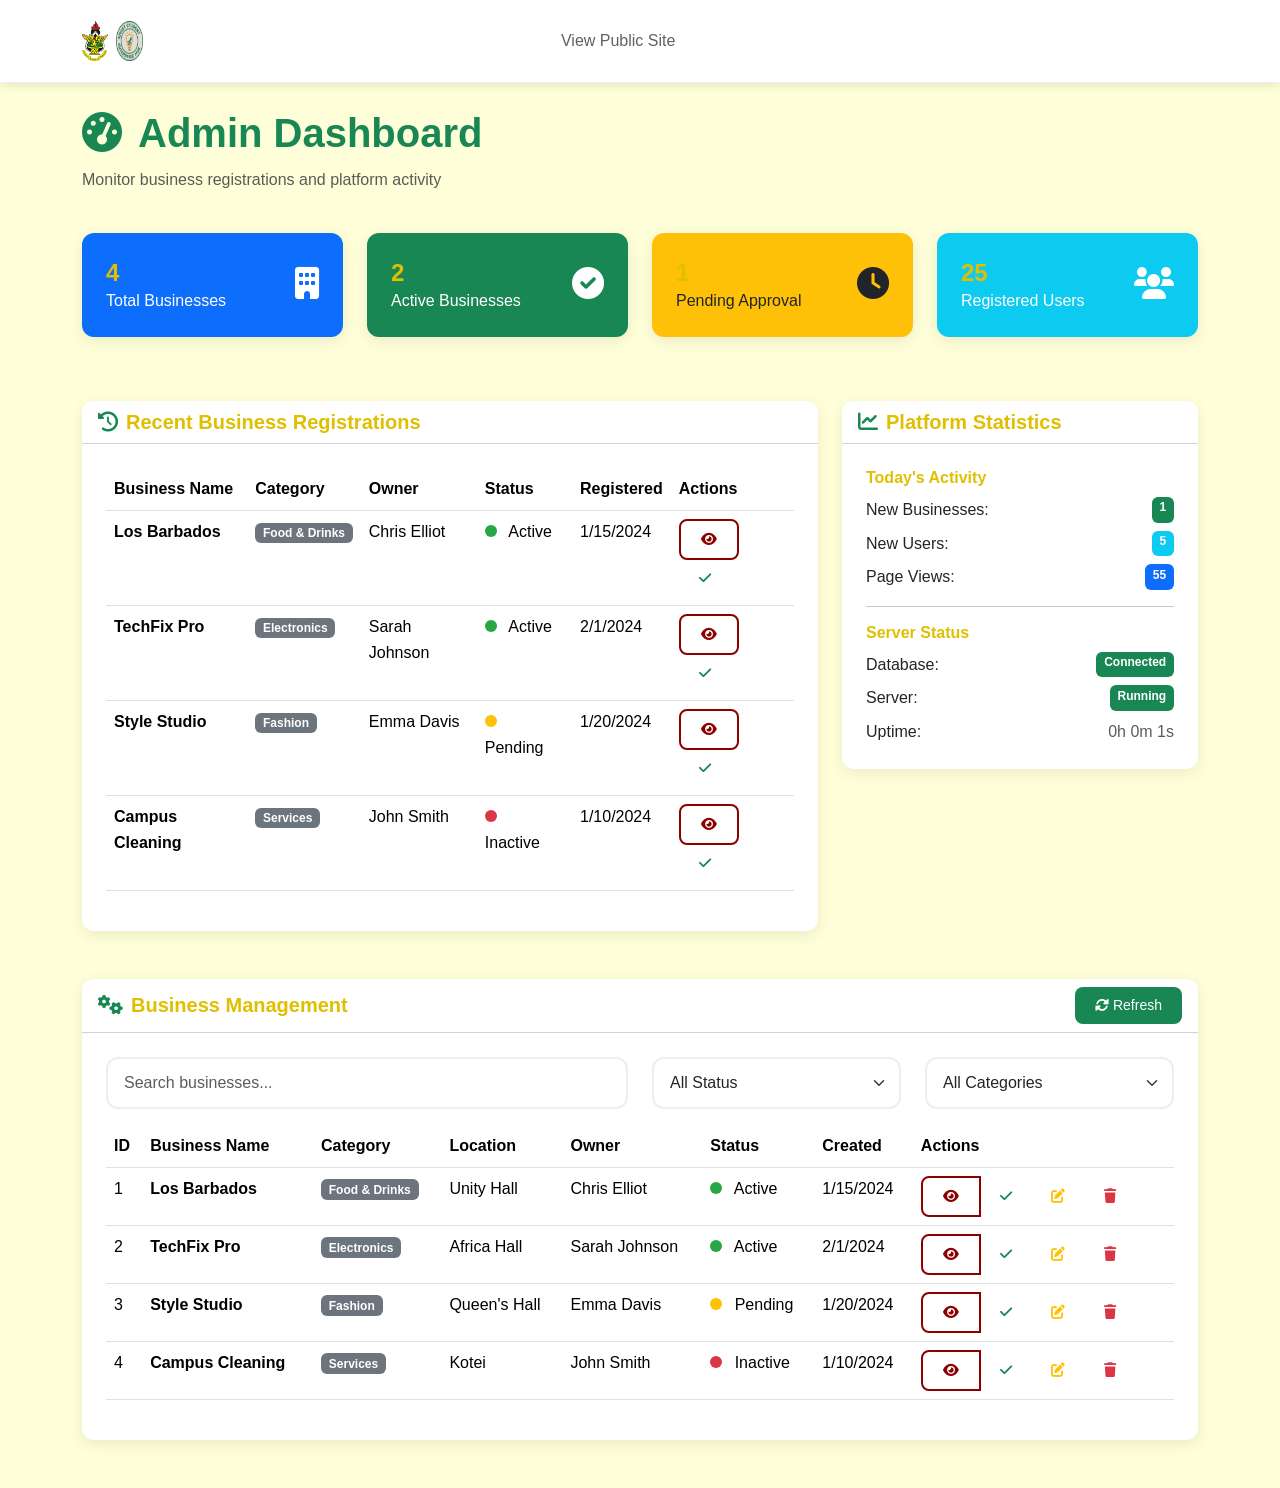
<file: admin-dashboard.html>
<!DOCTYPE html>
<html lang="en">
<head>
    <meta charset="UTF-8">
    <meta name="viewport" content="width=device-width, initial-scale=1.0">
    <title>Admin Dashboard - KNUST Enterprise Hub</title>
    <!-- Bootstrap CSS -->
    <link href="https://cdn.jsdelivr.net/npm/bootstrap@5.3.0/dist/css/bootstrap.min.css" rel="stylesheet">
    <link rel="stylesheet" href="https://cdnjs.cloudflare.com/ajax/libs/font-awesome/6.0.0/css/all.min.css">
    <link href="https://fonts.googleapis.com/css2?family=Inter:wght@300;400;500;600;700;800;900&display=swap" rel="stylesheet">
    <link rel="stylesheet" href="css/modern.css">
    <link rel="stylesheet" href="styles.css">
    <style>
        .admin-card {
            transition: transform 0.2s;
        }
        .admin-card:hover {
            transform: translateY(-5px);
        }
        .status-indicator {
            width: 12px;
            height: 12px;
            border-radius: 50%;
            display: inline-block;
            margin-right: 8px;
        }
        .status-active { background-color: #28a745; }
        .status-pending { background-color: #ffc107; }
        .status-inactive { background-color: #dc3545; }
    </style>
</head>
<body>
    <!-- Navigation -->
    <nav class="navbar navbar-expand-lg navbar-dark bg-success sticky-top">
        <div class="container">
            <a class="navbar-brand" href="index.html">
                <img src="img2/knust.PNG" alt="knust logo" style="height: 40px;">   
                <img src="img2/kselogo.png" alt="kselogo" class="logo" style="height: 40px;">
                <div class="headertext text-white">KNUST Enterprise Hub - Admin</div>
            </a>
            <button class="navbar-toggler" type="button" data-bs-toggle="collapse" data-bs-target="#navbarNav">
                <span class="navbar-toggler-icon"></span>
            </button>
            <div class="collapse navbar-collapse" id="navbarNav">
                <ul class="navbar-nav me-auto">
                    <li class="nav-item">
                        <a class="nav-link" href="index.html">View Public Site</a>
                    </li>
                </ul>
                <ul class="navbar-nav">
                    <li class="nav-item">
                        <span class="navbar-text text-white">
                            <i class="fas fa-user-shield me-2"></i>Admin Panel
                        </span>
                    </li>
                </ul>
            </div>
        </div>
    </nav>

    <!-- Admin Dashboard Content -->
    <div class="container-fluid py-4">
        <div class="container">
            <!-- Header -->
            <div class="row mb-4">
                <div class="col-12">
                    <h1 class="text-success mb-2">
                        <i class="fas fa-tachometer-alt me-3"></i>Admin Dashboard
                    </h1>
                    <p class="text-muted">Monitor business registrations and platform activity</p>
                </div>
            </div>

            <!-- Stats Cards -->
            <div class="row mb-4">
                <div class="col-lg-3 col-md-6 mb-3">
                    <div class="card admin-card bg-primary text-white">
                        <div class="card-body">
                            <div class="d-flex justify-content-between">
                                <div>
                                    <h4 class="mb-0" id="totalBusinesses">0</h4>
                                    <p class="mb-0">Total Businesses</p>
                                </div>
                                <div class="align-self-center">
                                    <i class="fas fa-building fa-2x"></i>
                                </div>
                            </div>
                        </div>
                    </div>
                </div>
                <div class="col-lg-3 col-md-6 mb-3">
                    <div class="card admin-card bg-success text-white">
                        <div class="card-body">
                            <div class="d-flex justify-content-between">
                                <div>
                                    <h4 class="mb-0" id="activeBusinesses">0</h4>
                                    <p class="mb-0">Active Businesses</p>
                                </div>
                                <div class="align-self-center">
                                    <i class="fas fa-check-circle fa-2x"></i>
                                </div>
                            </div>
                        </div>
                    </div>
                </div>
                <div class="col-lg-3 col-md-6 mb-3">
                    <div class="card admin-card bg-warning text-dark">
                        <div class="card-body">
                            <div class="d-flex justify-content-between">
                                <div>
                                    <h4 class="mb-0" id="pendingBusinesses">0</h4>
                                    <p class="mb-0">Pending Approval</p>
                                </div>
                                <div class="align-self-center">
                                    <i class="fas fa-clock fa-2x"></i>
                                </div>
                            </div>
                        </div>
                    </div>
                </div>
                <div class="col-lg-3 col-md-6 mb-3">
                    <div class="card admin-card bg-info text-white">
                        <div class="card-body">
                            <div class="d-flex justify-content-between">
                                <div>
                                    <h4 class="mb-0" id="totalUsers">0</h4>
                                    <p class="mb-0">Registered Users</p>
                                </div>
                                <div class="align-self-center">
                                    <i class="fas fa-users fa-2x"></i>
                                </div>
                            </div>
                        </div>
                    </div>
                </div>
            </div>

            <!-- Recent Activity -->
            <div class="row mb-4">
                <div class="col-lg-8">
                    <div class="card admin-card">
                        <div class="card-header bg-white">
                            <h5 class="mb-0">
                                <i class="fas fa-history me-2 text-success"></i>Recent Business Registrations
                            </h5>
                        </div>
                        <div class="card-body">
                            <div class="table-responsive">
                                <table class="table table-hover">
                                    <thead>
                                        <tr>
                                            <th>Business Name</th>
                                            <th>Category</th>
                                            <th>Owner</th>
                                            <th>Status</th>
                                            <th>Registered</th>
                                            <th>Actions</th>
                                        </tr>
                                    </thead>
                                    <tbody id="recentBusinessesTable">
                                        <tr>
                                            <td colspan="6" class="text-center text-muted">
                                                <i class="fas fa-spinner fa-spin me-2"></i>Loading recent businesses...
                                            </td>
                                        </tr>
                                    </tbody>
                                </table>
                            </div>
                        </div>
                    </div>
                </div>
                <div class="col-lg-4">
                    <div class="card admin-card">
                        <div class="card-header bg-white">
                            <h5 class="mb-0">
                                <i class="fas fa-chart-line me-2 text-success"></i>Platform Statistics
                            </h5>
                        </div>
                        <div class="card-body">
                            <div class="mb-3">
                                <h6>Today's Activity</h6>
                                <div class="d-flex justify-content-between mb-2">
                                    <span>New Businesses:</span>
                                    <span class="badge bg-success" id="todayBusinesses">0</span>
                                </div>
                                <div class="d-flex justify-content-between mb-2">
                                    <span>New Users:</span>
                                    <span class="badge bg-info" id="todayUsers">0</span>
                                </div>
                                <div class="d-flex justify-content-between mb-2">
                                    <span>Page Views:</span>
                                    <span class="badge bg-primary" id="todayViews">0</span>
                                </div>
                            </div>
                            <hr>
                            <div>
                                <h6>Server Status</h6>
                                <div class="d-flex justify-content-between mb-2">
                                    <span>Database:</span>
                                    <span class="badge bg-success" id="dbStatus">Connected</span>
                                </div>
                                <div class="d-flex justify-content-between mb-2">
                                    <span>Server:</span>
                                    <span class="badge bg-success" id="serverStatus">Running</span>
                                </div>
                                <div class="d-flex justify-content-between">
                                    <span>Uptime:</span>
                                    <span class="text-muted" id="serverUptime">Loading...</span>
                                </div>
                            </div>
                        </div>
                    </div>
                </div>
            </div>

            <!-- Business Management -->
            <div class="row">
                <div class="col-12">
                    <div class="card admin-card">
                        <div class="card-header bg-white d-flex justify-content-between align-items-center">
                            <h5 class="mb-0">
                                <i class="fas fa-cogs me-2 text-success"></i>Business Management
                            </h5>
                            <button class="btn btn-success btn-sm" onclick="refreshData()">
                                <i class="fas fa-sync-alt me-1"></i>Refresh
                            </button>
                        </div>
                        <div class="card-body">
                            <div class="row mb-3">
                                <div class="col-md-6">
                                    <input type="text" class="form-control" id="searchBusiness" placeholder="Search businesses...">
                                </div>
                                <div class="col-md-3">
                                    <select class="form-select" id="statusFilter">
                                        <option value="">All Status</option>
                                        <option value="active">Active</option>
                                        <option value="pending">Pending</option>
                                        <option value="inactive">Inactive</option>
                                    </select>
                                </div>
                                <div class="col-md-3">
                                    <select class="form-select" id="categoryFilter">
                                        <option value="">All Categories</option>
                                        <option value="Food & Drinks">Food & Drinks</option>
                                        <option value="Electronics">Electronics</option>
                                        <option value="Fashion">Fashion</option>
                                        <option value="Services">Services</option>
                                    </select>
                                </div>
                            </div>
                            <div class="table-responsive">
                                <table class="table table-hover">
                                    <thead>
                                        <tr>
                                            <th>ID</th>
                                            <th>Business Name</th>
                                            <th>Category</th>
                                            <th>Location</th>
                                            <th>Owner</th>
                                            <th>Status</th>
                                            <th>Created</th>
                                            <th>Actions</th>
                                        </tr>
                                    </thead>
                                    <tbody id="businessesTable">
                                        <tr>
                                            <td colspan="8" class="text-center text-muted">
                                                <i class="fas fa-spinner fa-spin me-2"></i>Loading businesses...
                                            </td>
                                        </tr>
                                    </tbody>
                                </table>
                            </div>
                        </div>
                    </div>
                </div>
            </div>
        </div>
    </div>

    <!-- Bootstrap JS -->
    <script src="https://cdn.jsdelivr.net/npm/bootstrap@5.3.0/dist/js/bootstrap.bundle.min.js"></script>
    
    <script>
        // Admin Dashboard JavaScript
        class AdminDashboard {
            constructor() {
                this.businesses = [];
                this.init();
            }

            async init() {
                await this.loadDashboardData();
                this.setupEventListeners();
                this.startAutoRefresh();
            }

            async loadDashboardData() {
                try {
                    // Load mock data for demonstration
                    this.businesses = this.getMockBusinessData();
                    this.updateStats();
                    this.renderRecentBusinesses();
                    this.renderBusinessesTable();
                    this.updateServerStatus();
                } catch (error) {
                    console.error('Error loading dashboard data:', error);
                }
            }

            getMockBusinessData() {
                return [
                    {
                        id: 1,
                        name: "Los Barbados",
                        category: "Food & Drinks",
                        location: "Unity Hall",
                        owner: "Chris Elliot",
                        status: "active",
                        created_at: "2024-01-15",
                        contact: "+233 25 727 0471"
                    },
                    {
                        id: 2,
                        name: "TechFix Pro",
                        category: "Electronics",
                        location: "Africa Hall",
                        owner: "Sarah Johnson",
                        status: "active",
                        created_at: "2024-02-01",
                        contact: "+233 24 123 4567"
                    },
                    {
                        id: 3,
                        name: "Style Studio",
                        category: "Fashion",
                        location: "Queen's Hall",
                        owner: "Emma Davis",
                        status: "pending",
                        created_at: "2024-01-20",
                        contact: "+233 26 987 6543"
                    },
                    {
                        id: 4,
                        name: "Campus Cleaning",
                        category: "Services",
                        location: "Kotei",
                        owner: "John Smith",
                        status: "inactive",
                        created_at: "2024-01-10",
                        contact: "+233 20 555 1234"
                    }
                ];
            }

            updateStats() {
                const total = this.businesses.length;
                const active = this.businesses.filter(b => b.status === 'active').length;
                const pending = this.businesses.filter(b => b.status === 'pending').length;
                const users = total + Math.floor(Math.random() * 50); // Mock user count

                document.getElementById('totalBusinesses').textContent = total;
                document.getElementById('activeBusinesses').textContent = active;
                document.getElementById('pendingBusinesses').textContent = pending;
                document.getElementById('totalUsers').textContent = users;

                // Today's activity (mock data)
                document.getElementById('todayBusinesses').textContent = Math.floor(Math.random() * 5);
                document.getElementById('todayUsers').textContent = Math.floor(Math.random() * 10);
                document.getElementById('todayViews').textContent = Math.floor(Math.random() * 100);
            }

            renderRecentBusinesses() {
                const recentBusinesses = this.businesses.slice(0, 5);
                const tbody = document.getElementById('recentBusinessesTable');
                
                if (recentBusinesses.length === 0) {
                    tbody.innerHTML = '<tr><td colspan="6" class="text-center text-muted">No recent businesses</td></tr>';
                    return;
                }

                tbody.innerHTML = recentBusinesses.map(business => `
                    <tr>
                        <td><strong>${business.name}</strong></td>
                        <td><span class="badge bg-secondary">${business.category}</span></td>
                        <td>${business.owner}</td>
                        <td>
                            <span class="status-indicator status-${business.status}"></span>
                            <span class="text-capitalize">${business.status}</span>
                        </td>
                        <td>${new Date(business.created_at).toLocaleDateString()}</td>
                        <td>
                            <button class="btn btn-sm btn-outline-primary" onclick="adminDashboard.viewBusiness(${business.id})">
                                <i class="fas fa-eye"></i>
                            </button>
                            <button class="btn btn-sm btn-outline-success" onclick="adminDashboard.approveBusiness(${business.id})">
                                <i class="fas fa-check"></i>
                            </button>
                        </td>
                    </tr>
                `).join('');
            }

            renderBusinessesTable() {
                const tbody = document.getElementById('businessesTable');
                
                if (this.businesses.length === 0) {
                    tbody.innerHTML = '<tr><td colspan="8" class="text-center text-muted">No businesses found</td></tr>';
                    return;
                }

                tbody.innerHTML = this.businesses.map(business => `
                    <tr>
                        <td>${business.id}</td>
                        <td><strong>${business.name}</strong></td>
                        <td><span class="badge bg-secondary">${business.category}</span></td>
                        <td>${business.location}</td>
                        <td>${business.owner}</td>
                        <td>
                            <span class="status-indicator status-${business.status}"></span>
                            <span class="text-capitalize">${business.status}</span>
                        </td>
                        <td>${new Date(business.created_at).toLocaleDateString()}</td>
                        <td>
                            <div class="btn-group btn-group-sm">
                                <button class="btn btn-outline-primary" onclick="adminDashboard.viewBusiness(${business.id})" title="View">
                                    <i class="fas fa-eye"></i>
                                </button>
                                <button class="btn btn-outline-success" onclick="adminDashboard.approveBusiness(${business.id})" title="Approve">
                                    <i class="fas fa-check"></i>
                                </button>
                                <button class="btn btn-outline-warning" onclick="adminDashboard.editBusiness(${business.id})" title="Edit">
                                    <i class="fas fa-edit"></i>
                                </button>
                                <button class="btn btn-outline-danger" onclick="adminDashboard.deleteBusiness(${business.id})" title="Delete">
                                    <i class="fas fa-trash"></i>
                                </button>
                            </div>
                        </td>
                    </tr>
                `).join('');
            }

            updateServerStatus() {
                const startTime = new Date();
                setInterval(() => {
                    const now = new Date();
                    const uptime = Math.floor((now - startTime) / 1000);
                    const hours = Math.floor(uptime / 3600);
                    const minutes = Math.floor((uptime % 3600) / 60);
                    const seconds = uptime % 60;
                    document.getElementById('serverUptime').textContent = 
                        `${hours}h ${minutes}m ${seconds}s`;
                }, 1000);
            }

            setupEventListeners() {
                // Search functionality
                document.getElementById('searchBusiness').addEventListener('input', (e) => {
                    this.filterBusinesses();
                });

                // Status filter
                document.getElementById('statusFilter').addEventListener('change', () => {
                    this.filterBusinesses();
                });

                // Category filter
                document.getElementById('categoryFilter').addEventListener('change', () => {
                    this.filterBusinesses();
                });
            }

            filterBusinesses() {
                const searchTerm = document.getElementById('searchBusiness').value.toLowerCase();
                const statusFilter = document.getElementById('statusFilter').value;
                const categoryFilter = document.getElementById('categoryFilter').value;

                const filtered = this.businesses.filter(business => {
                    const matchesSearch = business.name.toLowerCase().includes(searchTerm) ||
                                        business.owner.toLowerCase().includes(searchTerm);
                    const matchesStatus = !statusFilter || business.status === statusFilter;
                    const matchesCategory = !categoryFilter || business.category === categoryFilter;

                    return matchesSearch && matchesStatus && matchesCategory;
                });

                this.renderFilteredBusinesses(filtered);
            }

            renderFilteredBusinesses(businesses) {
                const tbody = document.getElementById('businessesTable');
                
                if (businesses.length === 0) {
                    tbody.innerHTML = '<tr><td colspan="8" class="text-center text-muted">No businesses found</td></tr>';
                    return;
                }

                tbody.innerHTML = businesses.map(business => `
                    <tr>
                        <td>${business.id}</td>
                        <td><strong>${business.name}</strong></td>
                        <td><span class="badge bg-secondary">${business.category}</span></td>
                        <td>${business.location}</td>
                        <td>${business.owner}</td>
                        <td>
                            <span class="status-indicator status-${business.status}"></span>
                            <span class="text-capitalize">${business.status}</span>
                        </td>
                        <td>${new Date(business.created_at).toLocaleDateString()}</td>
                        <td>
                            <div class="btn-group btn-group-sm">
                                <button class="btn btn-outline-primary" onclick="adminDashboard.viewBusiness(${business.id})" title="View">
                                    <i class="fas fa-eye"></i>
                                </button>
                                <button class="btn btn-outline-success" onclick="adminDashboard.approveBusiness(${business.id})" title="Approve">
                                    <i class="fas fa-check"></i>
                                </button>
                                <button class="btn btn-outline-warning" onclick="adminDashboard.editBusiness(${business.id})" title="Edit">
                                    <i class="fas fa-edit"></i>
                                </button>
                                <button class="btn btn-outline-danger" onclick="adminDashboard.deleteBusiness(${business.id})" title="Delete">
                                    <i class="fas fa-trash"></i>
                                </button>
                            </div>
                        </td>
                    </tr>
                `).join('');
            }

            startAutoRefresh() {
                // Refresh data every 30 seconds
                setInterval(() => {
                    this.loadDashboardData();
                }, 30000);
            }

            // Business management methods
            viewBusiness(id) {
                const business = this.businesses.find(b => b.id === id);
                if (business) {
                    alert(`Viewing business: ${business.name}\nOwner: ${business.owner}\nContact: ${business.contact}`);
                }
            }

            approveBusiness(id) {
                const business = this.businesses.find(b => b.id === id);
                if (business && business.status === 'pending') {
                    business.status = 'active';
                    this.loadDashboardData();
                    alert(`Business "${business.name}" has been approved!`);
                }
            }

            editBusiness(id) {
                const business = this.businesses.find(b => b.id === id);
                if (business) {
                    alert(`Edit business: ${business.name}`);
                }
            }

            deleteBusiness(id) {
                const business = this.businesses.find(b => b.id === id);
                if (business && confirm(`Are you sure you want to delete "${business.name}"?`)) {
                    this.businesses = this.businesses.filter(b => b.id !== id);
                    this.loadDashboardData();
                    alert(`Business "${business.name}" has been deleted!`);
                }
            }
        }

        // Initialize admin dashboard
        let adminDashboard;
        document.addEventListener('DOMContentLoaded', function() {
            adminDashboard = new AdminDashboard();
        });

        // Global function for refresh button
        function refreshData() {
            if (adminDashboard) {
                adminDashboard.loadDashboardData();
            }
        }
    </script>
</body>
</html>
</file>
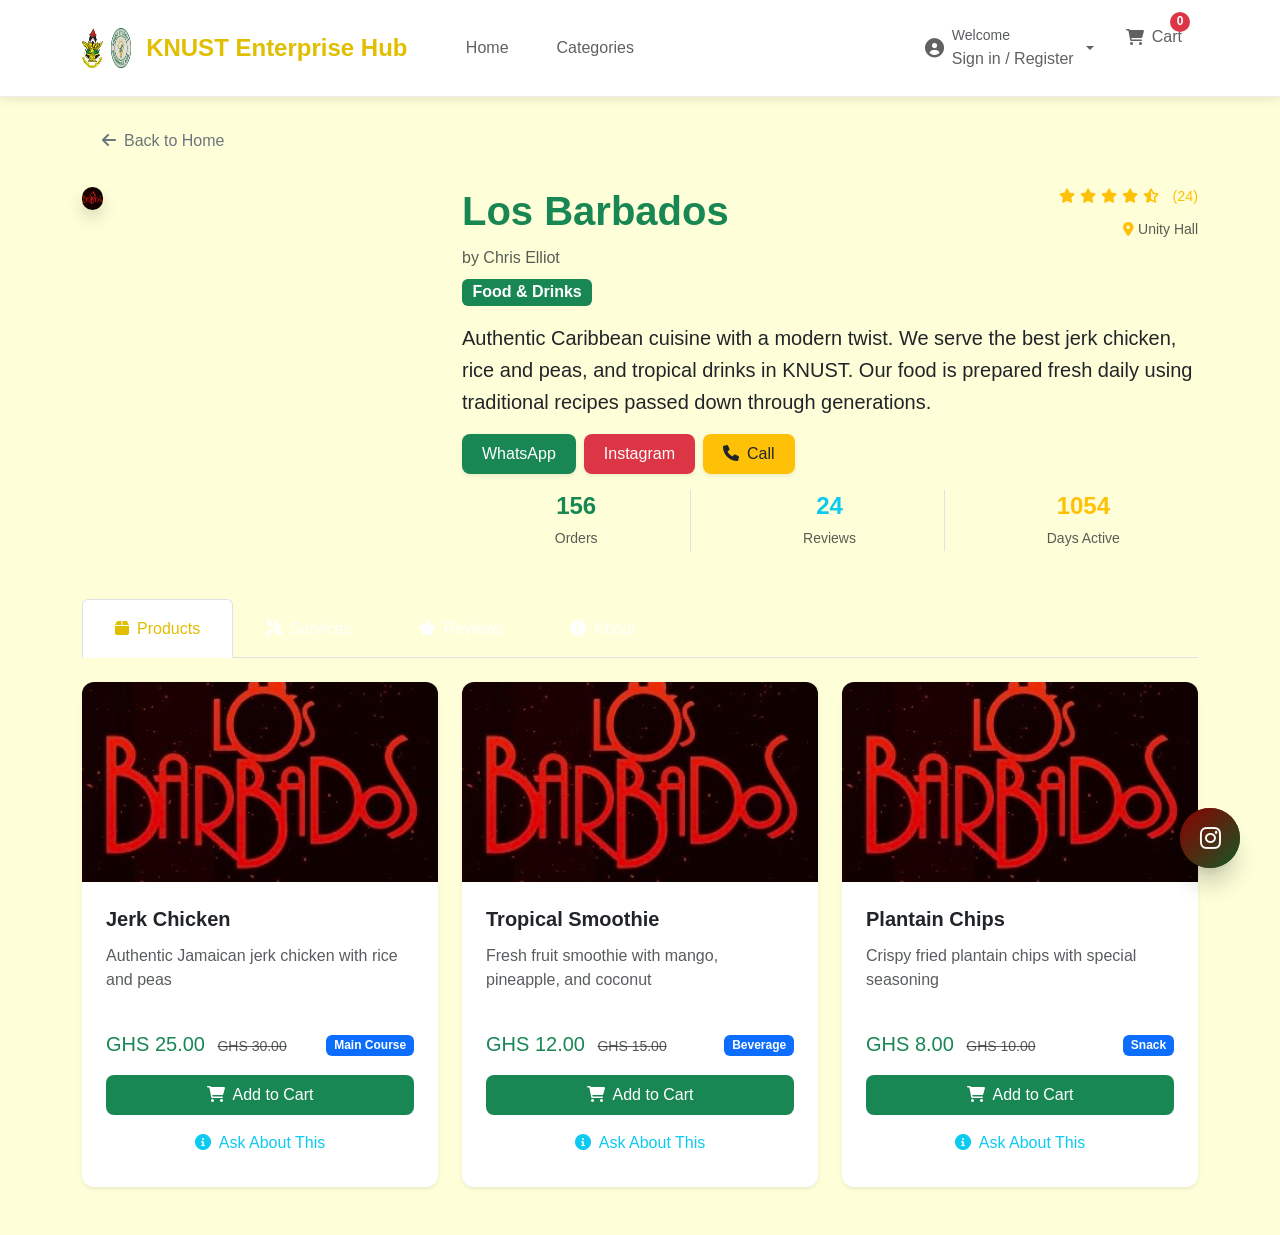
<file: business-detail.html>
<!DOCTYPE html>
<html lang="en">
<head>
    <meta charset="UTF-8">
    <meta name="viewport" content="width=device-width, initial-scale=1.0">
    <title>Business Detail - KNUST Enterprise Hub</title>
    <!-- Bootstrap CSS -->
    <link href="https://cdn.jsdelivr.net/npm/bootstrap@5.3.0/dist/css/bootstrap.min.css" rel="stylesheet">
    <link rel="stylesheet" href="https://cdnjs.cloudflare.com/ajax/libs/font-awesome/6.0.0/css/all.min.css">
    <link href="https://fonts.googleapis.com/css2?family=Inter:wght@300;400;500;600;700;800;900&display=swap" rel="stylesheet">
    <link rel="stylesheet" href="css/modern.css">
    <link rel="stylesheet" href="styles.css">
</head>
<body>
    <!-- Navigation -->
    <nav class="navbar navbar-expand-lg navbar-light sticky-top">
        <div class="container">
            <a class="navbar-brand" href="index.html">
                <img src="img2/knust.PNG" alt="knust logo">   
                <img src="img2/kselogo.png" alt="kselogo" class="logo">
                <div class="headertext">KNUST Enterprise Hub</div>
            </a>
            <button class="navbar-toggler" type="button" data-bs-toggle="collapse" data-bs-target="#navbarNav">
                <span class="navbar-toggler-icon"></span>
            </button>
            <div class="collapse navbar-collapse" id="navbarNav">
                <ul class="navbar-nav me-auto">
                    <li class="nav-item">
                        <a class="nav-link" href="index.html">Home</a>
                    </li>
                    <li class="nav-item">
                        <a class="nav-link" href="index.html#categories">Categories</a>
                    </li>
                </ul>
                <ul class="navbar-nav">
                    <li class="nav-item dropdown">
                        <a href="#" class="nav-auth-item dropdown-toggle" id="authNavLink" role="button" data-bs-toggle="dropdown">
                            <i class="fas fa-user-circle"></i>
                            <div>
                                <small class="d-block text-muted">Welcome</small>
                                <span id="authNavText">Sign in / Register</span>
                            </div>
                        </a>
                        <ul class="dropdown-menu dropdown-menu-end" id="authDropdownMenu">
                            <li><a class="dropdown-item" href="#" id="loginLink">
                                <i class="fas fa-sign-in-alt me-2"></i> Login
                            </a></li>
                            <li><a class="dropdown-item" href="#" id="registerLink">
                                <i class="fas fa-user-plus me-2"></i> Register
                            </a></li>
                        </ul>
                    </li>
                    <li class="nav-item">
                        <a href="#" class="nav-cart-item" data-bs-toggle="modal" data-bs-target="#cartModal">
                            <i class="fas fa-shopping-cart"></i>
                            <span>Cart</span>
                            <span class="cart-count">0</span>
                        </a>
                    </li>
                </ul>
            </div>
        </div>
    </nav>

    <!-- Business Detail Content -->
    <div class="container-fluid py-4">
        <div class="container">
            <!-- Back Button -->
            <div class="mb-4">
                <a href="index.html" class="btn btn-outline-secondary">
                    <i class="fas fa-arrow-left me-2"></i>Back to Home
                </a>
            </div>

            <!-- Business Header -->
            <div class="row mb-5" id="businessHeader">
                <div class="col-md-4">
                    <img id="businessImage" src="img2/losb.jpg" alt="Business" class="img-fluid rounded-lg shadow">
                </div>
                <div class="col-md-8">
                    <div class="d-flex justify-content-between align-items-start mb-3">
                        <div>
                            <h1 id="businessName" class="mb-2">Loading...</h1>
                            <p class="text-muted mb-2" id="businessOwner">Loading...</p>
                            <span class="badge category-badge" id="businessCategory">Loading...</span>
                        </div>
                        <div class="text-end">
                            <div class="rating-star mb-2" id="businessRating">
                                <i class="fas fa-star"></i>
                                <i class="fas fa-star"></i>
                                <i class="fas fa-star"></i>
                                <i class="fas fa-star"></i>
                                <i class="far fa-star"></i>
                                <span class="ms-2">(0)</span>
                            </div>
                            <small class="text-muted" id="businessLocation">
                                <i class="fas fa-map-marker-alt me-1"></i>Loading...
                            </small>
                        </div>
                    </div>
                    <p class="lead" id="businessDescription">Loading...</p>
                    
                    <!-- Contact Buttons -->
                    <div class="d-flex flex-wrap gap-2 mb-3" id="contactButtons">
                        <button class="btn btn-success shadow-sm" onclick="contactViaWhatsApp()">
                            <i class="fab fa-whatsapp me-2"></i>WhatsApp
                        </button>
                        <button class="btn btn-danger shadow-sm" onclick="contactViaInstagram()">
                            <i class="fab fa-instagram me-2"></i>Instagram
                        </button>
                        <button class="btn btn-warning text-dark shadow-sm" onclick="contactViaPhone()">
                            <i class="fas fa-phone me-2"></i>Call
                        </button>
                    </div>

                    <!-- Business Stats -->
                    <div class="row text-center">
                        <div class="col-4">
                            <div class="border-end">
                                <h4 class="mb-1" id="totalOrders">0</h4>
                                <small class="text-muted">Orders</small>
                            </div>
                        </div>
                        <div class="col-4">
                            <div class="border-end">
                                <h4 class="mb-1" id="totalReviews">0</h4>
                                <small class="text-muted">Reviews</small>
                            </div>
                        </div>
                        <div class="col-4">
                            <h4 class="mb-1" id="businessAge">0</h4>
                            <small class="text-muted">Days Active</small>
                        </div>
                    </div>
                </div>
            </div>

            <!-- Navigation Tabs -->
            <ul class="nav nav-tabs mb-4" id="businessTabs" role="tablist">
                <li class="nav-item" role="presentation">
                    <button class="nav-link active text-success" id="products-tab" data-bs-toggle="tab" data-bs-target="#products" type="button" role="tab">
                        <i class="fas fa-box me-2"></i>Products
                    </button>
                </li>
                <li class="nav-item" role="presentation">
                    <button class="nav-link text-warning" id="services-tab" data-bs-toggle="tab" data-bs-target="#services" type="button" role="tab">
                        <i class="fas fa-tools me-2"></i>Services
                    </button>
                </li>
                <li class="nav-item" role="presentation">
                    <button class="nav-link text-info" id="reviews-tab" data-bs-toggle="tab" data-bs-target="#reviews" type="button" role="tab">
                        <i class="fas fa-star me-2"></i>Reviews
                    </button>
                </li>
                <li class="nav-item" role="presentation">
                    <button class="nav-link text-primary" id="about-tab" data-bs-toggle="tab" data-bs-target="#about" type="button" role="tab">
                        <i class="fas fa-info-circle me-2"></i>About
                    </button>
                </li>
            </ul>

            <!-- Tab Content -->
            <div class="tab-content" id="businessTabContent">
                <!-- Products Tab -->
                <div class="tab-pane fade show active" id="products" role="tabpanel">
                    <div class="row" id="productsGrid">
                        <div class="col-12 text-center py-5">
                            <i class="fas fa-spinner fa-spin fa-3x text-muted mb-3"></i>
                            <p class="text-muted">Loading products...</p>
                        </div>
                    </div>
                </div>

                <!-- Services Tab -->
                <div class="tab-pane fade" id="services" role="tabpanel">
                    <div class="row" id="servicesGrid">
                        <div class="col-12 text-center py-5">
                            <i class="fas fa-spinner fa-spin fa-3x text-muted mb-3"></i>
                            <p class="text-muted">Loading services...</p>
                        </div>
                    </div>
                </div>

                <!-- Reviews Tab -->
                <div class="tab-pane fade" id="reviews" role="tabpanel">
                    <div class="row">
                        <div class="col-md-4">
                            <div class="card">
                                <div class="card-body text-center">
                                    <h2 class="display-4 fw-bold" id="averageRating">0.0</h2>
                                    <div class="rating-star mb-3" id="averageRatingStars">
                                        <i class="fas fa-star fa-2x"></i>
                                        <i class="fas fa-star fa-2x"></i>
                                        <i class="fas fa-star fa-2x"></i>
                                        <i class="fas fa-star fa-2x"></i>
                                        <i class="far fa-star fa-2x"></i>
                                    </div>
                                    <p class="text-muted" id="totalReviewsCount">0 reviews</p>
                            
                                    <!-- Write Review Button -->
                                    <button class="btn btn-primary" onclick="showWriteReviewModal()">
                                        <i class="fas fa-edit me-2"></i>Write a Review
                                    </button>
                                </div>
                            </div>
                        </div>
                        <div class="col-md-8">
                            <div id="reviewsList">
                                <div class="text-center py-5">
                                    <i class="fas fa-spinner fa-spin fa-3x text-muted mb-3"></i>
                                    <p class="text-muted">Loading reviews...</p>
                                </div>
                            </div>
                        </div>
                    </div>
                </div>

                <!-- About Tab -->
                <div class="tab-pane fade" id="about" role="tabpanel">
                    <div class="row">
                        <div class="col-md-8">
                            <div class="card">
                                <div class="card-body">
                                    <h5 class="card-title">About This Business</h5>
                                    <p class="card-text" id="businessAboutDescription">Loading...</p>
                                    
                                    <h6 class="mt-4">Business Information</h6>
                                    <div class="row">
                                        <div class="col-md-6">
                                            <p><strong>Category:</strong> <span id="aboutCategory">Loading...</span></p>
                                            <p><strong>Location:</strong> <span id="aboutLocation">Loading...</span></p>
                                            <p><strong>Contact:</strong> <span id="aboutContact">Loading...</span></p>
                                        </div>
                                        <div class="col-md-6">
                                            <p><strong>Established:</strong> <span id="aboutEstablished">Loading...</span></p>
                                            <p><strong>Operating Hours:</strong> <span id="aboutHours">Loading...</span></p>
                                            <p><strong>Status:</strong> <span id="aboutStatus">Loading...</span></p>
                                        </div>
                                    </div>
                                </div>
                            </div>
                        </div>
                        <div class="col-md-4">
                            <div class="card">
                                <div class="card-body">
                                    <h6 class="card-title">Contact Information</h6>
                                    <div class="d-grid gap-2">
                                        <button class="btn btn-outline-success" onclick="contactViaWhatsApp()">
                                            <i class="fab fa-whatsapp me-2"></i>WhatsApp
                                        </button>
                                        <button class="btn btn-outline-danger" onclick="contactViaInstagram()">
                                            <i class="fab fa-instagram me-2"></i>Instagram
                                        </button>
                                        <button class="btn btn-outline-primary" onclick="contactViaPhone()">
                                            <i class="fas fa-phone me-2"></i>Call
                                        </button>
                                        <button class="btn btn-outline-info" onclick="contactViaEmail()">
                                            <i class="fas fa-envelope me-2"></i>Email
                                        </button>
                                    </div>
                                </div>
                            </div>
                        </div>
                    </div>
                </div>
            </div>
        </div>
    </div>

    <!-- Write Review Modal -->
    <div class="modal fade" id="writeReviewModal" tabindex="-1">
        <div class="modal-dialog">
            <div class="modal-content">
                <div class="modal-header">
                    <h5 class="modal-title">Write a Review</h5>
                    <button type="button" class="btn-close" data-bs-dismiss="modal"></button>
                </div>
                <div class="modal-body">
                    <form id="reviewForm">
                        <div class="mb-3">
                            <label class="form-label">Rating</label>
                            <div class="rating-input">
                                <i class="far fa-star fa-2x" data-rating="1"></i>
                                <i class="far fa-star fa-2x" data-rating="2"></i>
                                <i class="far fa-star fa-2x" data-rating="3"></i>
                                <i class="far fa-star fa-2x" data-rating="4"></i>
                                <i class="far fa-star fa-2x" data-rating="5"></i>
                            </div>
                            <input type="hidden" id="selectedRating" value="0">
                        </div>
                        <div class="mb-3">
                            <label for="reviewComment" class="form-label">Your Review</label>
                            <textarea class="form-control" id="reviewComment" rows="4" placeholder="Share your experience with this business..." required></textarea>
                        </div>
                    </form>
                </div>
                <div class="modal-footer">
                    <button type="button" class="btn btn-secondary" data-bs-dismiss="modal">Cancel</button>
                    <button type="button" class="btn btn-primary" onclick="submitReview()">Submit Review</button>
                </div>
            </div>
        </div>
    </div>

    <!-- Cart Modal -->
    <div class="modal fade" id="cartModal" tabindex="-1">
        <div class="modal-dialog modal-lg">
            <div class="modal-content">
                <div class="modal-header">
                    <h5 class="modal-title">Your Shopping Cart</h5>
                    <button type="button" class="btn-close" data-bs-dismiss="modal"></button>
                </div>
                <div class="modal-body">
                    <div id="cartItems">
                        <div class="text-center py-4">
                            <i class="fas fa-shopping-cart fa-3x text-muted mb-3"></i>
                            <p>Your cart is empty</p>
                        </div>
                    </div>
                </div>
                <div class="modal-footer">
                    <button type="button" class="btn btn-secondary" data-bs-dismiss="modal">Continue Shopping</button>
                    <button type="button" class="btn btn-primary" onclick="proceedToCheckout()">Proceed to Checkout</button>
                </div>
            </div>
        </div>
    </div>

    <!-- Bootstrap JS -->
    <script src="https://cdn.jsdelivr.net/npm/bootstrap@5.3.0/dist/js/bootstrap.bundle.min.js"></script>
    
    <!-- Business Detail JavaScript -->
    <script src="js/business-detail.js"></script>
</body>
</html>
</file>
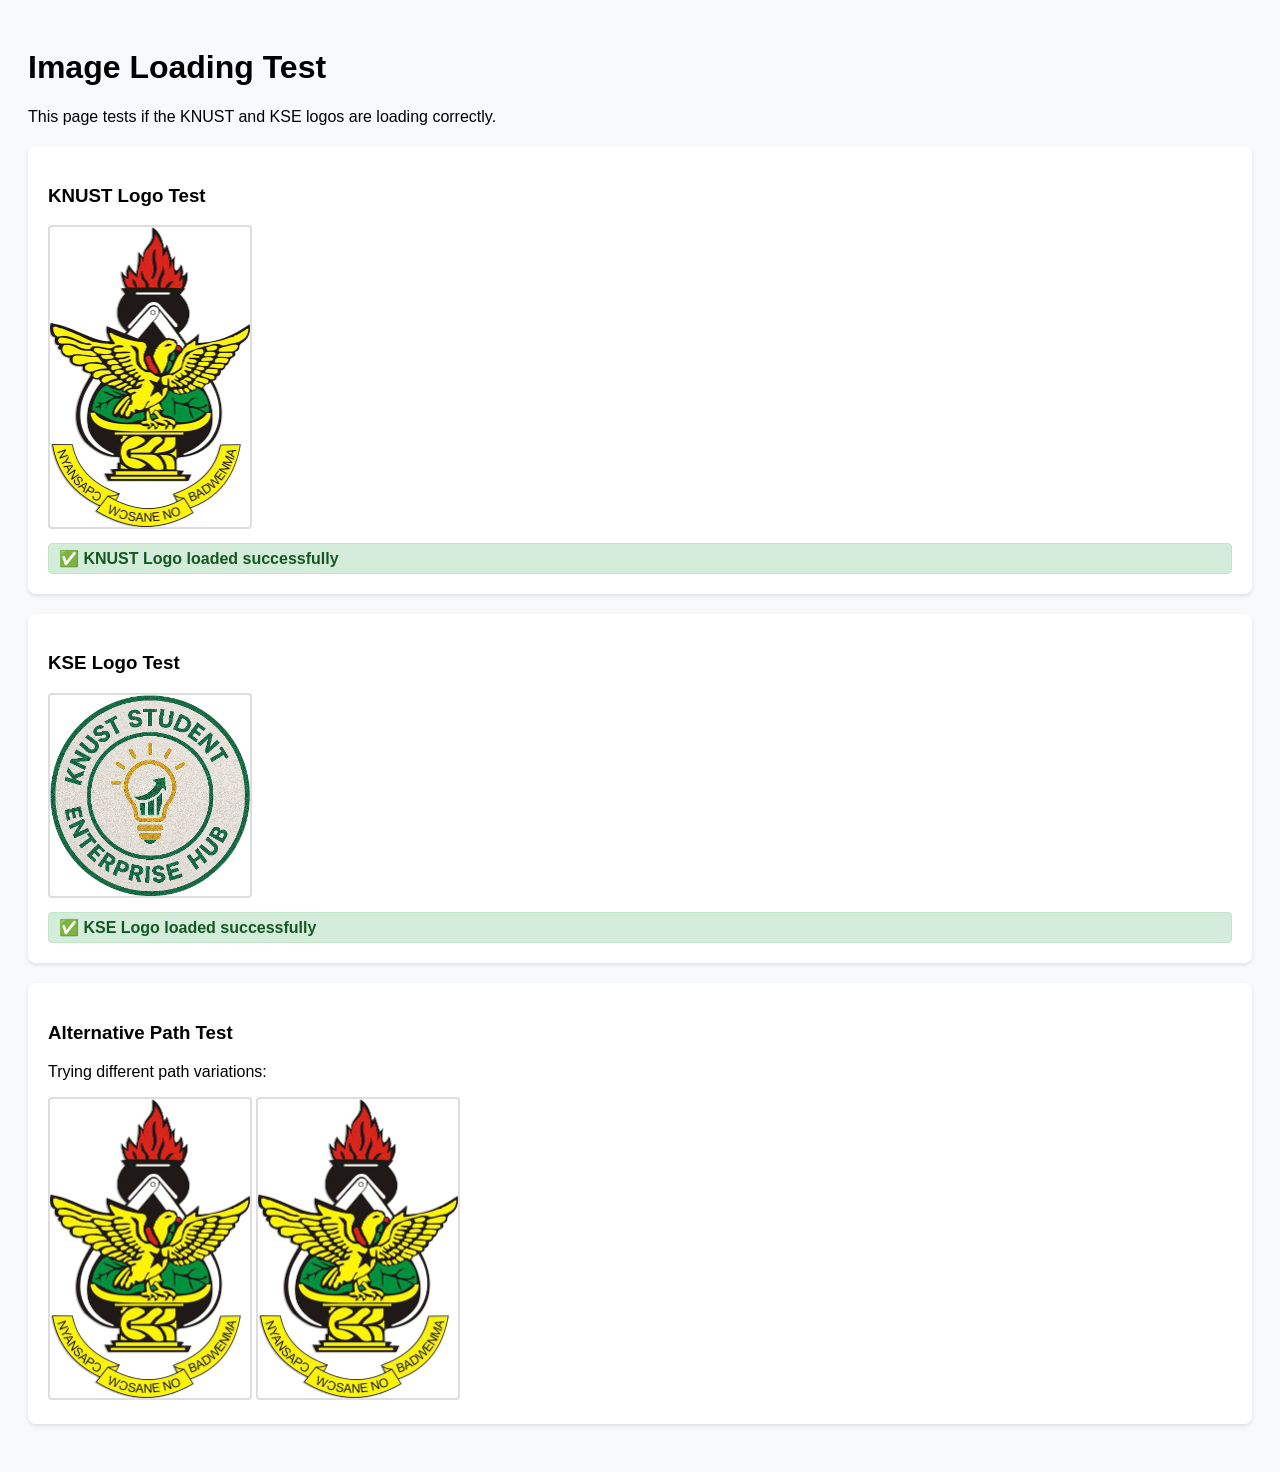
<file: image-test.html>
<!DOCTYPE html>
<html lang="en">
<head>
    <meta charset="UTF-8">
    <meta name="viewport" content="width=device-width, initial-scale=1.0">
    <title>Image Test - KNUST Enterprise Hub</title>
    <style>
        body {
            font-family: Arial, sans-serif;
            padding: 20px;
            background-color: #f8f9fa;
        }
        .image-container {
            margin: 20px 0;
            padding: 20px;
            background: white;
            border-radius: 8px;
            box-shadow: 0 2px 4px rgba(0,0,0,0.1);
        }
        .image-test {
            max-width: 200px;
            height: auto;
            border: 2px solid #ddd;
            border-radius: 4px;
        }
        .status {
            margin-top: 10px;
            padding: 5px 10px;
            border-radius: 4px;
            font-weight: bold;
        }
        .status.success {
            background-color: #d4edda;
            color: #155724;
            border: 1px solid #c3e6cb;
        }
        .status.error {
            background-color: #f8d7da;
            color: #721c24;
            border: 1px solid #f5c6cb;
        }
    </style>
</head>
<body>
    <h1>Image Loading Test</h1>
    <p>This page tests if the KNUST and KSE logos are loading correctly.</p>

    <div class="image-container">
        <h3>KNUST Logo Test</h3>
        <img src="img2/knust.PNG" alt="KNUST Logo" class="image-test" id="knustLogo">
        <div class="status" id="knustStatus">Loading...</div>
    </div>

    <div class="image-container">
        <h3>KSE Logo Test</h3>
        <img src="img2/kselogo.png" alt="KSE Logo" class="image-test" id="kseLogo">
        <div class="status" id="kseStatus">Loading...</div>
    </div>

    <div class="image-container">
        <h3>Alternative Path Test</h3>
        <p>Trying different path variations:</p>
        <img src="./img2/knust.PNG" alt="KNUST Logo (relative)" class="image-test">
        <img src="../img2/knust.PNG" alt="KNUST Logo (parent)" class="image-test">
    </div>

    <script>
        // Test image loading
        function testImage(imgElement, statusElement, imageName) {
            imgElement.onload = function() {
                statusElement.textContent = `✅ ${imageName} loaded successfully`;
                statusElement.className = 'status success';
            };
            
            imgElement.onerror = function() {
                statusElement.textContent = `❌ ${imageName} failed to load`;
                statusElement.className = 'status error';
            };
        }

        // Test both images
        testImage(
            document.getElementById('knustLogo'),
            document.getElementById('knustStatus'),
            'KNUST Logo'
        );
        
        testImage(
            document.getElementById('kseLogo'),
            document.getElementById('kseStatus'),
            'KSE Logo'
        );

        // Log current page URL for debugging
        console.log('Current page URL:', window.location.href);
        console.log('Image paths being tested:');
        console.log('- img2/knust.PNG');
        console.log('- img2/kselogo.png');
    </script>
</body>
</html>
</file>
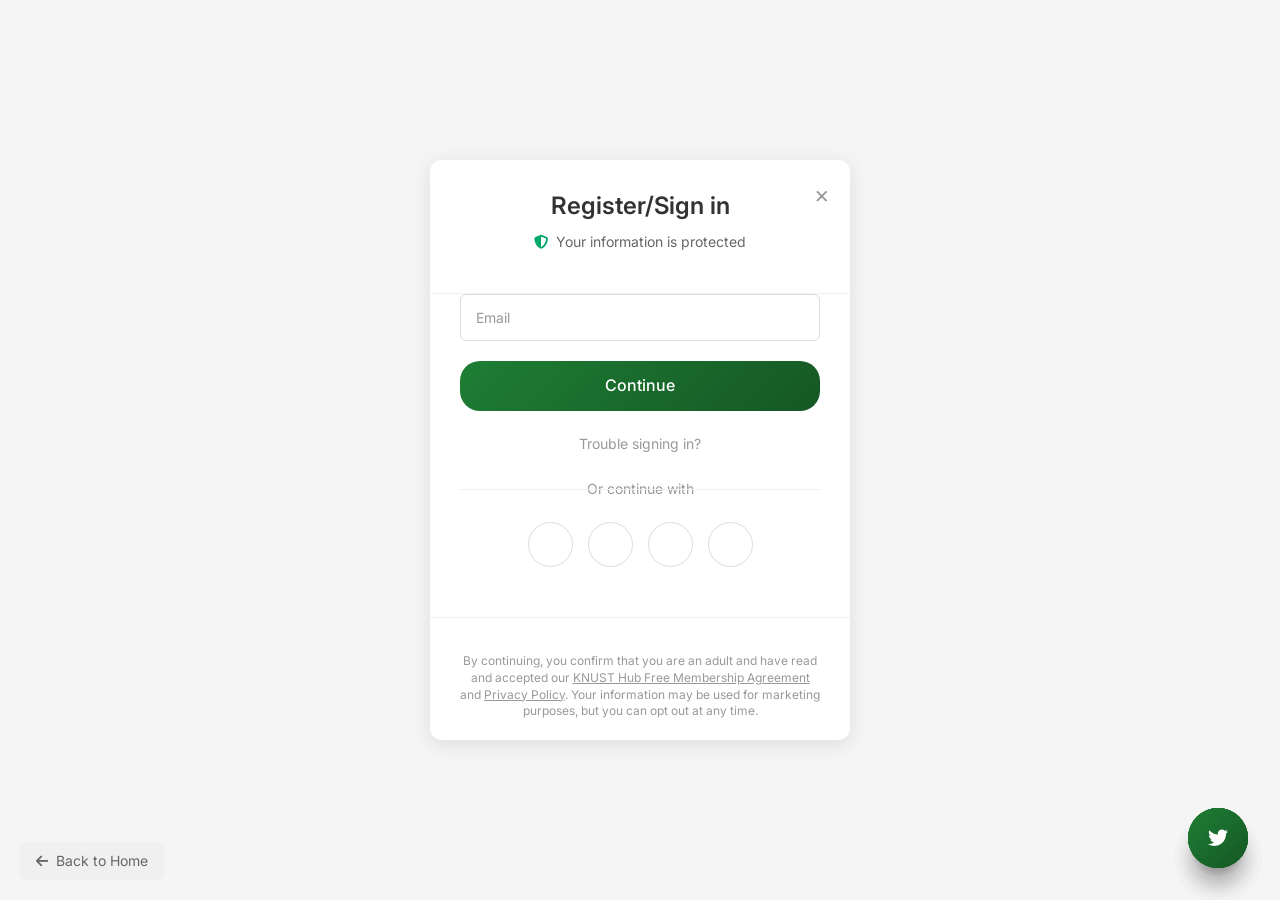
<file: login.html>
<!DOCTYPE html>
<html lang="en">
<head>
    <meta charset="UTF-8">
    <meta name="viewport" content="width=device-width, initial-scale=1.0">
    <title>Register/Sign in - KNUST Student Enterprise Hub</title>
    
    <!-- Bootstrap CSS -->
    <link href="https://cdn.jsdelivr.net/npm/bootstrap@5.3.0/dist/css/bootstrap.min.css" rel="stylesheet">
    
    <!-- Font Awesome -->
    <link rel="stylesheet" href="https://cdnjs.cloudflare.com/ajax/libs/font-awesome/6.4.0/css/all.min.css">
    
    <!-- Google Fonts -->
    <link href="https://fonts.googleapis.com/css2?family=Inter:wght@400;500;600;700&display=swap" rel="stylesheet">
    
    <!-- Custom CSS -->
    <link rel="stylesheet" href="css/modern.css">
    
    <style>
        body {
            background: #f5f5f5;
            min-height: 100vh;
            display: flex;
            align-items: center;
            justify-content: center;
            font-family: 'Inter', sans-serif;
            margin: 0;
            padding: 20px;
        }
        
        .auth-container {
            background: white;
            border-radius: 12px;
            box-shadow: 0 4px 20px rgba(0, 0, 0, 0.1);
            overflow: hidden;
            max-width: 420px;
            width: 100%;
            position: relative;
        }
        
        .close-btn {
            position: absolute;
            top: 15px;
            right: 15px;
            background: none;
            border: none;
            font-size: 24px;
            color: #999;
            cursor: pointer;
            z-index: 10;
        }
        
        .close-btn:hover {
            color: #333;
        }
        
        .auth-header {
            padding: 30px 30px 20px 30px;
            text-align: center;
            border-bottom: 1px solid #f0f0f0;
        }
        
        .auth-header h2 {
            margin: 0 0 10px 0;
            font-size: 24px;
            font-weight: 600;
            color: #333;
        }
        
        .security-notice {
            display: flex;
            align-items: center;
            justify-content: center;
            gap: 8px;
            color: #666;
            font-size: 14px;
            margin-bottom: 20px;
        }
        
        .security-notice i {
            color: #00a86b;
        }
        
        .promo-banner {
            background: linear-gradient(135deg, #ff6b6b, #ff8e8e);
            color: white;
            padding: 12px 20px;
            margin: 0 30px 20px 30px;
            border-radius: 8px;
            text-align: center;
            font-size: 14px;
            font-weight: 500;
        }
        
        .promo-banner i {
            margin-right: 8px;
        }
        
        .auth-form {
            padding: 0 30px 30px 30px;
        }
        
        .form-group {
            margin-bottom: 20px;
            position: relative;
        }
        
        .form-control {
            border: 1px solid #ddd;
            border-radius: 6px;
            padding: 12px 15px;
            font-size: 14px;
            width: 100%;
            transition: all 0.2s ease;
            background: #fff;
        }
        
        .form-control:focus {
            border-color: #1e7e34;
            box-shadow: 0 0 0 2px rgba(30, 126, 52, 0.1);
            outline: none;
        }
        
        .form-control::placeholder {
            color: #999;
        }
        
        .input-icon {
            position: absolute;
            right: 12px;
            top: 50%;
            transform: translateY(-50%);
            color: #999;
            cursor: pointer;
        }
        
        .btn-continue {
            background: linear-gradient(135deg, #1e7e34, #155724);
            color: white;
            border: none;
            border-radius: 20px;
            padding: 12px 0;
            width: 100%;
            font-size: 16px;
            font-weight: 500;
            cursor: pointer;
            transition: all 0.2s ease;
            margin-bottom: 20px;
        }
        
        .btn-continue:hover {
            background: linear-gradient(135deg, #155724, #0f4419);
        }
        
        .trouble-link {
            text-align: center;
            margin-bottom: 20px;
        }
        
        .trouble-link a {
            color: #999;
            text-decoration: none;
            font-size: 14px;
        }
        
        .trouble-link a:hover {
            color: #666;
            text-decoration: underline;
        }
        
        .divider {
            text-align: center;
            margin: 20px 0;
            position: relative;
        }
        
        .divider::before {
            content: '';
            position: absolute;
            top: 50%;
            left: 0;
            right: 0;
            height: 1px;
            background: #f0f0f0;
        }
        
        .divider span {
            background: white;
            padding: 0 15px;
            color: #999;
            font-size: 14px;
        }
        
        .social-buttons {
            display: flex;
            justify-content: center;
            gap: 15px;
            margin-bottom: 20px;
        }
        
        .social-btn {
            width: 45px;
            height: 45px;
            border-radius: 50%;
            border: 1px solid #ddd;
            background: white;
            display: flex;
            align-items: center;
            justify-content: center;
            cursor: pointer;
            transition: all 0.2s ease;
            text-decoration: none;
        }
        
        .social-btn:hover {
            background: #f8f8f8;
            border-color: #ccc;
        }
        
        .social-btn i {
            font-size: 20px;
        }
        
        .google { color: #4285f4; }
        .facebook { color: #1877f2; }
        .apple { color: #333; }
        .twitter { color: #1da1f2; }
        
        .terms-section {
            border-top: 1px solid #f0f0f0;
            padding: 20px 30px;
            text-align: center;
        }
        
        .terms-text {
            font-size: 12px;
            color: #999;
            text-align: center;
            line-height: 1.4;
            margin-top: 15px;
        }
        
        .terms-text a {
            color: #999;
            text-decoration: underline;
        }
        
        .location-help {
            color: #999;
            font-size: 12px;
            text-decoration: underline;
            margin-top: 10px;
            display: inline-block;
        }
        
        .back-btn {
            position: absolute;
            bottom: 20px;
            left: 20px;
            background: #f0f0f0;
            border: none;
            border-radius: 6px;
            padding: 8px 16px;
            color: #666;
            text-decoration: none;
            font-size: 14px;
            transition: all 0.2s ease;
        }
        
        .back-btn:hover {
            background: #e0e0e0;
            color: #333;
        }
    </style>
</head>
<body>
    <div class="auth-container">
        <button class="close-btn" onclick="window.location.href='index.html'">×</button>
        
        <div class="auth-header">
            <h2>Register/Sign in</h2>
            <div class="security-notice">
                <i class="fas fa-shield-alt"></i>
                <span>Your information is protected</span>
            </div>
        </div>
        

        
        <div class="auth-form">
            <form id="loginForm">
                <div class="form-group">
                    <input type="email" class="form-control" id="email" placeholder="Email" required>
                    <i class="fas fa-times input-icon" style="display: none;"></i>
                </div>
                
                <button type="submit" class="btn-continue" id="loginBtn">
                    Continue
                </button>
            </form>
            
            <div class="trouble-link">
                <a href="register.html">Trouble signing in?</a>
            </div>
            
            <div class="divider">
                <span>Or continue with</span>
            </div>
            
            <div class="social-buttons">
                <a href="#" class="social-btn google" onclick="handleSocialLogin('google')">
                    <i class="fab fa-google"></i>
                </a>
                <a href="#" class="social-btn facebook" onclick="handleSocialLogin('facebook')">
                    <i class="fab fa-facebook-f"></i>
                </a>
                <a href="#" class="social-btn apple" onclick="handleSocialLogin('apple')">
                    <i class="fab fa-apple"></i>
                </a>
                <a href="#" class="social-btn twitter" onclick="handleSocialLogin('twitter')">
                    <i class="fab fa-twitter"></i>
                </a>
            </div>
        </div>
        
        <div class="terms-section">
            <div class="terms-text">
                By continuing, you confirm that you are an adult and have read and 
                accepted our <a href="#">KNUST Hub Free Membership Agreement</a> and <a href="#">Privacy Policy</a>.
                Your information may be used for marketing purposes, but you can opt out 
                at any time.
            </div>
        </div>
    </div>
    
    <a href="index.html" class="back-btn">
        <i class="fas fa-arrow-left me-2"></i>Back to Home
    </a>

    <!-- Bootstrap JS Bundle with Popper -->
    <script src="https://cdn.jsdelivr.net/npm/bootstrap@5.3.0/dist/js/bootstrap.bundle.min.js"></script>
    
    <!-- Loading States JavaScript -->
    <script src="js/loading.js"></script>
    
    <!-- Error Handling JavaScript -->
    <script src="js/error-handler.js"></script>
    
    <script>
        // Email validation and clear button
        const emailInput = document.getElementById('email');
        const clearIcon = document.querySelector('.input-icon');
        
        emailInput.addEventListener('input', function() {
            if (this.value.length > 0) {
                clearIcon.style.display = 'block';
            } else {
                clearIcon.style.display = 'none';
            }
        });
        
        clearIcon.addEventListener('click', function() {
            emailInput.value = '';
            this.style.display = 'none';
            emailInput.focus();
        });
        
        // Form submission
        document.getElementById('loginForm').addEventListener('submit', async (e) => {
            e.preventDefault();
            
            const loginBtn = document.getElementById('loginBtn');
            const email = document.getElementById('email').value;
            
            // Basic email validation
            if (!email || !email.includes('@')) {
                showAlert('Please enter a valid email address', 'danger');
                return;
            }
            
            try {
                showButtonLoading(loginBtn, 'Checking...');
                
                // First check if user exists
                const checkResponse = await fetch('/api/auth/check-user', {
                    method: 'POST',
                    headers: {
                        'Content-Type': 'application/json',
                    },
                    body: JSON.stringify({ email })
                });
                
                if (checkResponse.ok) {
                    // User exists, redirect to password page or show password field
                    window.location.href = `password.html?email=${encodeURIComponent(email)}`;
                } else {
                    // User doesn't exist, redirect to registration
                    window.location.href = `register.html?email=${encodeURIComponent(email)}`;
                }
                
            } catch (error) {
                console.error('Check user error:', error);
                // If API doesn't exist, just redirect to a general login page
                window.location.href = `password.html?email=${encodeURIComponent(email)}`;
            } finally {
                hideButtonLoading(loginBtn);
            }
        });
        
        // Handle social login buttons
        async function handleSocialLogin(provider) {
            try {
                showAlert(`Redirecting to ${provider.charAt(0).toUpperCase() + provider.slice(1)}...`, 'info');
                
                // In a real implementation, you would redirect to OAuth provider
                // For now, we'll simulate the OAuth flow
                switch(provider) {
                    case 'google':
                        // window.location.href = '/api/auth/google';
                        simulateOAuthLogin(provider);
                        break;
                    case 'facebook':
                        // window.location.href = '/api/auth/facebook';
                        simulateOAuthLogin(provider);
                        break;
                    case 'apple':
                        // window.location.href = '/api/auth/apple';
                        simulateOAuthLogin(provider);
                        break;
                    case 'twitter':
                        // window.location.href = '/api/auth/twitter';
                        simulateOAuthLogin(provider);
                        break;
                    default:
                        showAlert('Social login provider not supported yet.', 'warning');
                }
            } catch (error) {
                showAlert('Social login failed. Please try email login.', 'danger');
            }
        }
        
        // Simulate OAuth login for demo purposes
        function simulateOAuthLogin(provider) {
            setTimeout(() => {
                showAlert(`${provider.charAt(0).toUpperCase() + provider.slice(1)} login successful! Redirecting...`, 'success');
                setTimeout(() => {
                    window.location.href = 'index.html';
                }, 1500);
            }, 2000);
        }
    </script>
</body>
</html>
</file>
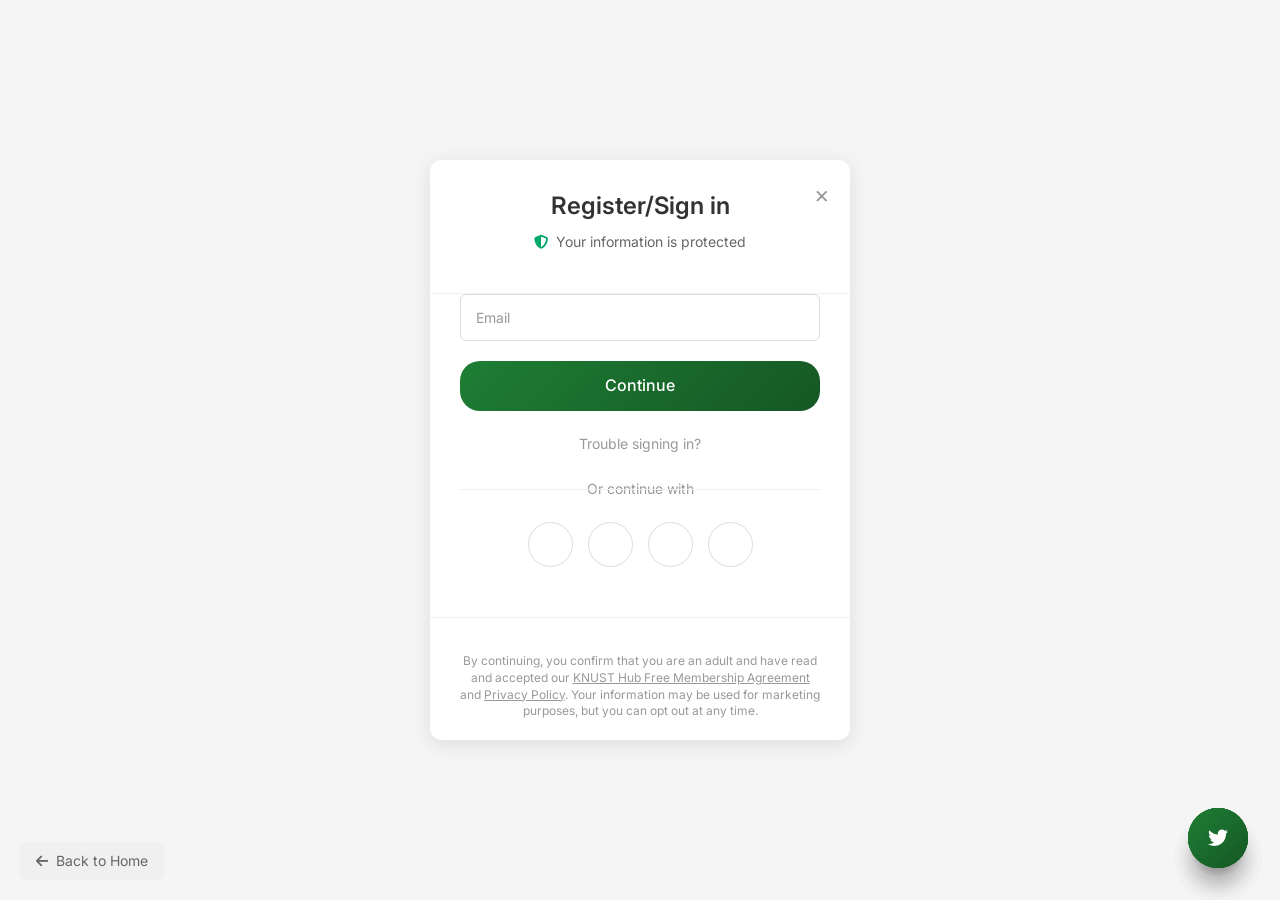
<file: password.html>
<!DOCTYPE html>
<html lang="en">
<head>
    <meta charset="UTF-8">
    <meta name="viewport" content="width=device-width, initial-scale=1.0">
    <title>Sign in - KNUST Student Enterprise Hub</title>
    
    <!-- Bootstrap CSS -->
    <link href="https://cdn.jsdelivr.net/npm/bootstrap@5.3.0/dist/css/bootstrap.min.css" rel="stylesheet">
    
    <!-- Font Awesome -->
    <link rel="stylesheet" href="https://cdnjs.cloudflare.com/ajax/libs/font-awesome/6.4.0/css/all.min.css">
    
    <!-- Google Fonts -->
    <link href="https://fonts.googleapis.com/css2?family=Inter:wght@400;500;600;700&display=swap" rel="stylesheet">
    
    <!-- Custom CSS -->
    <link rel="stylesheet" href="css/modern.css">
    
    <style>
        body {
            background: #f5f5f5;
            min-height: 100vh;
            display: flex;
            align-items: center;
            justify-content: center;
            font-family: 'Inter', sans-serif;
            margin: 0;
            padding: 20px;
        }
        
        .auth-container {
            background: white;
            border-radius: 12px;
            box-shadow: 0 4px 20px rgba(0, 0, 0, 0.1);
            overflow: hidden;
            max-width: 420px;
            width: 100%;
            position: relative;
        }
        
        .close-btn {
            position: absolute;
            top: 15px;
            right: 15px;
            background: none;
            border: none;
            font-size: 24px;
            color: #999;
            cursor: pointer;
            z-index: 10;
        }
        
        .close-btn:hover {
            color: #333;
        }
        
        .auth-header {
            padding: 30px 30px 20px 30px;
            text-align: center;
            border-bottom: 1px solid #f0f0f0;
        }
        
        .auth-header h2 {
            margin: 0 0 10px 0;
            font-size: 24px;
            font-weight: 600;
            color: #333;
        }
        
        .user-email {
            color: #666;
            font-size: 14px;
            margin-bottom: 10px;
        }
        
        .security-notice {
            display: flex;
            align-items: center;
            justify-content: center;
            gap: 8px;
            color: #666;
            font-size: 14px;
        }
        
        .security-notice i {
            color: #00a86b;
        }
        
        .auth-form {
            padding: 30px;
        }
        
        .form-group {
            margin-bottom: 20px;
            position: relative;
        }
        
        .form-control {
            border: 1px solid #ddd;
            border-radius: 6px;
            padding: 12px 45px 12px 15px;
            font-size: 14px;
            width: 100%;
            transition: all 0.2s ease;
            background: #fff;
        }
        
        .form-control:focus {
            border-color: #1e7e34;
            box-shadow: 0 0 0 2px rgba(30, 126, 52, 0.1);
            outline: none;
        }
        
        .form-control::placeholder {
            color: #999;
        }
        
        .password-toggle {
            position: absolute;
            right: 12px;
            top: 50%;
            transform: translateY(-50%);
            color: #999;
            cursor: pointer;
        }
        
        .btn-continue {
            background: linear-gradient(135deg, #1e7e34, #155724);
            color: white;
            border: none;
            border-radius: 20px;
            padding: 12px 0;
            width: 100%;
            font-size: 16px;
            font-weight: 500;
            cursor: pointer;
            transition: all 0.2s ease;
            margin-bottom: 20px;
        }
        
        .btn-continue:hover {
            background: linear-gradient(135deg, #155724, #0f4419);
        }
        
        .forgot-password {
            text-align: center;
            margin-bottom: 20px;
        }
        
        .forgot-password a {
            color: #999;
            text-decoration: none;
            font-size: 14px;
        }
        
        .forgot-password a:hover {
            color: #666;
            text-decoration: underline;
        }
        
        .back-btn {
            position: absolute;
            bottom: 20px;
            left: 20px;
            background: #f0f0f0;
            border: none;
            border-radius: 6px;
            padding: 8px 16px;
            color: #666;
            text-decoration: none;
            font-size: 14px;
            transition: all 0.2s ease;
        }
        
        .back-btn:hover {
            background: #e0e0e0;
            color: #333;
        }
        
        .switch-user {
            text-align: center;
            margin-top: 15px;
        }
        
        .switch-user a {
            color: #1e7e34;
            text-decoration: none;
            font-size: 14px;
        }
        
        .switch-user a:hover {
            text-decoration: underline;
        }
    </style>
</head>
<body>
    <div class="auth-container">
        <button class="close-btn" onclick="window.location.href='index.html'">×</button>
        
        <div class="auth-header">
            <h2>Sign in</h2>
            <div class="user-email" id="userEmail"></div>
            <div class="security-notice">
                <i class="fas fa-shield-alt"></i>
                <span>Your information is protected</span>
            </div>
        </div>
        
        <div class="auth-form">
            <form id="passwordForm">
                <div class="form-group">
                    <input type="password" class="form-control" id="password" placeholder="Password" required>
                    <i class="fas fa-eye password-toggle" id="togglePassword"></i>
                </div>
                
                <button type="submit" class="btn-continue" id="signInBtn">
                    Sign in
                </button>
            </form>
            
            <div class="forgot-password">
                <a href="#">Forgot your password?</a>
            </div>
            
            <div class="switch-user">
                <a href="login.html">Not you? Use a different account</a>
            </div>
        </div>
    </div>
    
    <a href="login.html" class="back-btn">
        <i class="fas fa-arrow-left me-2"></i>Back
    </a>

    <!-- Bootstrap JS Bundle with Popper -->
    <script src="https://cdn.jsdelivr.net/npm/bootstrap@5.3.0/dist/js/bootstrap.bundle.min.js"></script>
    
    <!-- Loading States JavaScript -->
    <script src="js/loading.js"></script>
    
    <!-- Error Handling JavaScript -->
    <script src="js/error-handler.js"></script>
    
    <script>
        // Get email from URL parameters
        const urlParams = new URLSearchParams(window.location.search);
        const email = urlParams.get('email');
        
        if (email) {
            document.getElementById('userEmail').textContent = email;
        } else {
            // Redirect back if no email
            window.location.href = 'login.html';
        }
        
        // Password visibility toggle
        const passwordInput = document.getElementById('password');
        const togglePassword = document.getElementById('togglePassword');
        
        togglePassword.addEventListener('click', function() {
            const type = passwordInput.getAttribute('type') === 'password' ? 'text' : 'password';
            passwordInput.setAttribute('type', type);
            
            this.classList.toggle('fa-eye');
            this.classList.toggle('fa-eye-slash');
        });
        
        // Form submission
        document.getElementById('passwordForm').addEventListener('submit', async (e) => {
            e.preventDefault();
            
            const signInBtn = document.getElementById('signInBtn');
            const password = document.getElementById('password').value;
            
            if (!password) {
                showAlert('Please enter your password', 'danger');
                return;
            }
            
            try {
                showButtonLoading(signInBtn, 'Signing in...');
                
                const response = await fetch('/api/auth/login', {
                    method: 'POST',
                    headers: {
                        'Content-Type': 'application/json',
                    },
                    credentials: 'include',
                    body: JSON.stringify({ email, password })
                });
                
                const data = await response.json();
                
                if (response.ok) {
                    // Store token and redirect to home
                    localStorage.setItem('token', data.token);
                    showAlert('Login successful! Redirecting...', 'success');
                    
                    setTimeout(() => {
                        window.location.href = 'index.html';
                    }, 1500);
                } else {
                    throw new Error(data.error || 'Login failed');
                }
                
            } catch (error) {
                console.error('Login error:', error);
                showAlert(error.message || 'Invalid password. Please try again.', 'danger');
            } finally {
                hideButtonLoading(signInBtn);
            }
        });
    </script>
</body>
</html>
</file>
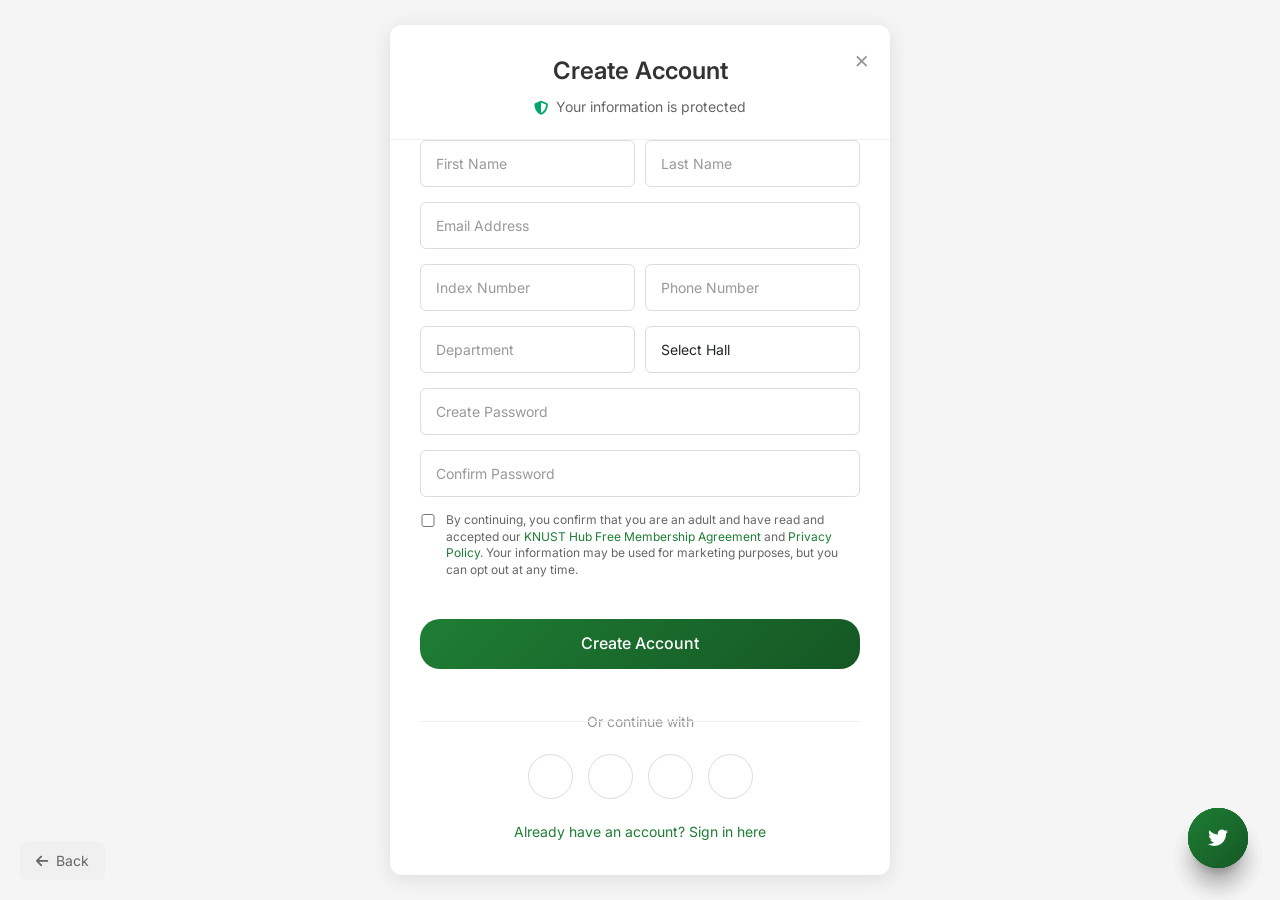
<file: register.html>
<!DOCTYPE html>
<html lang="en">
<head>
    <meta charset="UTF-8">
    <meta name="viewport" content="width=device-width, initial-scale=1.0">
    <title>Create Account - KNUST Student Enterprise Hub</title>
    
    <!-- Bootstrap CSS -->
    <link href="https://cdn.jsdelivr.net/npm/bootstrap@5.3.0/dist/css/bootstrap.min.css" rel="stylesheet">
    
    <!-- Font Awesome -->
    <link rel="stylesheet" href="https://cdnjs.cloudflare.com/ajax/libs/font-awesome/6.4.0/css/all.min.css">
    
    <!-- Google Fonts -->
    <link href="https://fonts.googleapis.com/css2?family=Inter:wght@400;500;600;700&display=swap" rel="stylesheet">
    
    <!-- Custom CSS -->
    <link rel="stylesheet" href="css/modern.css">
    
    <style>
        body {
            background: #f5f5f5;
            min-height: 100vh;
            display: flex;
            align-items: center;
            justify-content: center;
            font-family: 'Inter', sans-serif;
            margin: 0;
            padding: 20px;
        }
        
        .auth-container {
            background: white;
            border-radius: 12px;
            box-shadow: 0 4px 20px rgba(0, 0, 0, 0.1);
            overflow: hidden;
            max-width: 500px;
            width: 100%;
            position: relative;
        }
        
        .close-btn {
            position: absolute;
            top: 15px;
            right: 15px;
            background: none;
            border: none;
            font-size: 24px;
            color: #999;
            cursor: pointer;
            z-index: 10;
        }
        
        .close-btn:hover {
            color: #333;
        }
        
        .auth-header {
            padding: 30px 30px 20px 30px;
            text-align: center;
            border-bottom: 1px solid #f0f0f0;
        }
        
        .auth-header h2 {
            margin: 0 0 10px 0;
            font-size: 24px;
            font-weight: 600;
            color: #333;
        }
        
        .user-email {
            color: #666;
            font-size: 14px;
            margin-bottom: 10px;
        }
        
        .security-notice {
            display: flex;
            align-items: center;
            justify-content: center;
            gap: 8px;
            color: #666;
            font-size: 14px;
        }
        
        .security-notice i {
            color: #00a86b;
        }
        
        .promo-banner {
            background: linear-gradient(135deg, #28a745, #1e7e34);
            color: white;
            padding: 12px 20px;
            margin: 0 30px 20px 30px;
            border-radius: 8px;
            text-align: center;
            font-size: 14px;
            font-weight: 500;
        }
        
        .promo-banner i {
            margin-right: 8px;
        }
        
        .auth-form {
            padding: 0 30px 30px 30px;
        }
        
        .form-group {
            margin-bottom: 15px;
        }
        
        .form-row {
            display: flex;
            gap: 10px;
        }
        
        .form-row .form-group {
            flex: 1;
        }
        
        .form-control, .form-select {
            border: 1px solid #ddd;
            border-radius: 6px;
            padding: 12px 15px;
            font-size: 14px;
            width: 100%;
            transition: all 0.2s ease;
            background: #fff;
        }
        
        .form-control:focus, .form-select:focus {
            border-color: #1e7e34;
            box-shadow: 0 0 0 2px rgba(30, 126, 52, 0.1);
            outline: none;
        }
        
        .form-control::placeholder {
            color: #999;
        }
        
        .btn-continue {
            background: linear-gradient(135deg, #1e7e34, #155724);
            color: white;
            border: none;
            border-radius: 20px;
            padding: 12px 0;
            width: 100%;
            font-size: 16px;
            font-weight: 500;
            cursor: pointer;
            transition: all 0.2s ease;
            margin: 20px 0;
        }
        
        .btn-continue:hover {
            background: linear-gradient(135deg, #155724, #0f4419);
        }
        
        .terms-check {
            display: flex;
            align-items: flex-start;
            gap: 10px;
            margin-bottom: 20px;
            font-size: 12px;
            color: #666;
            line-height: 1.4;
        }
        
        .terms-check input[type="checkbox"] {
            margin-top: 2px;
            min-width: 16px;
        }
        
        .terms-check a {
            color: #1e7e34;
            text-decoration: none;
        }
        
        .terms-check a:hover {
            text-decoration: underline;
        }
        
        .back-btn {
            position: absolute;
            bottom: 20px;
            left: 20px;
            background: #f0f0f0;
            border: none;
            border-radius: 6px;
            padding: 8px 16px;
            color: #666;
            text-decoration: none;
            font-size: 14px;
            transition: all 0.2s ease;
        }
        
        .back-btn:hover {
            background: #e0e0e0;
            color: #333;
        }
        
        .login-link {
            text-align: center;
            margin-top: 15px;
        }
        
        .login-link a {
            color: #1e7e34;
            text-decoration: none;
            font-size: 14px;
        }
        
        .login-link a:hover {
            text-decoration: underline;
        }
        
        .divider {
            text-align: center;
            margin: 20px 0;
            position: relative;
        }
        
        .divider::before {
            content: '';
            position: absolute;
            top: 50%;
            left: 0;
            right: 0;
            height: 1px;
            background: #f0f0f0;
        }
        
        .divider span {
            background: white;
            padding: 0 15px;
            color: #999;
            font-size: 14px;
        }
        
        .social-buttons {
            display: flex;
            justify-content: center;
            gap: 15px;
            margin-bottom: 20px;
        }
        
        .social-btn {
            width: 45px;
            height: 45px;
            border-radius: 50%;
            border: 1px solid #ddd;
            background: white;
            display: flex;
            align-items: center;
            justify-content: center;
            cursor: pointer;
            transition: all 0.2s ease;
            text-decoration: none;
        }
        
        .social-btn:hover {
            background: #f8f8f8;
            border-color: #ccc;
        }
        
        .social-btn i {
            font-size: 20px;
        }
        
        .google { color: #4285f4; }
        .facebook { color: #1877f2; }
        .apple { color: #333; }
        .twitter { color: #1da1f2; }
    </style>
</head>
<body>
    <div class="auth-container">
        <button class="close-btn" onclick="window.location.href='index.html'">×</button>
        
        <div class="auth-header">
            <h2>Create Account</h2>
            <div class="user-email" id="userEmail"></div>
            <div class="security-notice">
                <i class="fas fa-shield-alt"></i>
                <span>Your information is protected</span>
            </div>
        </div>
        

        
        <div class="auth-form">
            <form id="registerForm">
                <div class="form-row">
                    <div class="form-group">
                        <input type="text" class="form-control" id="firstName" placeholder="First Name" required>
                    </div>
                    <div class="form-group">
                        <input type="text" class="form-control" id="lastName" placeholder="Last Name" required>
                    </div>
                </div>
                
                <div class="form-group">
                    <input type="email" class="form-control" id="email" placeholder="Email Address" required>
                </div>
                
                <div class="form-row">
                    <div class="form-group">
                        <input type="text" class="form-control" id="indexNumber" placeholder="Index Number" required>
                    </div>
                    <div class="form-group">
                        <input type="tel" class="form-control" id="phoneNumber" placeholder="Phone Number">
                    </div>
                </div>
                
                <div class="form-row">
                    <div class="form-group">
                        <input type="text" class="form-control" id="department" placeholder="Department" required>
                    </div>
                    <div class="form-group">
                        <select class="form-select" id="hallOfResidence">
                            <option value="">Select Hall</option>
                            <option value="Unity Hall">Unity Hall</option>
                            <option value="University Hall">University Hall</option>
                            <option value="Republic Hall">Republic Hall</option>
                            <option value="Independence Hall">Independence Hall</option>
                            <option value="Queen Elizabeth II Hall">Queen Elizabeth II Hall</option>
                            <option value="Africa Hall">Africa Hall</option>
                            <option value="Jean Nelson Aka Hall">Jean Nelson Aka Hall</option>
                            <option value="Brunei Hall">Brunei Hall</option>
                            <option value="Katanga Hall">Katanga Hall</option>
                            <option value="CCB Hostel">CCB Hostel</option>
                            <option value="Off Campus">Off Campus</option>
                        </select>
                    </div>
                </div>
                
                <div class="form-group">
                    <input type="password" class="form-control" id="password" placeholder="Create Password" required>
                </div>
                
                <div class="form-group">
                    <input type="password" class="form-control" id="confirmPassword" placeholder="Confirm Password" required>
                </div>
                
                <div class="terms-check">
                    <input type="checkbox" id="agreeTerms" required>
                    <label for="agreeTerms">
                        By continuing, you confirm that you are an adult and have read and 
                        accepted our <a href="#">KNUST Hub Free Membership Agreement</a> and <a href="#">Privacy Policy</a>.
                        Your information may be used for marketing purposes, but you can opt out at any time.
                    </label>
                </div>
                
                <button type="submit" class="btn-continue" id="registerBtn">
                    Create Account
                </button>
            </form>
            
            <div class="divider">
                <span>Or continue with</span>
            </div>
            
            <div class="social-buttons">
                <a href="#" class="social-btn google" onclick="handleSocialLogin('google')">
                    <i class="fab fa-google"></i>
                </a>
                <a href="#" class="social-btn facebook" onclick="handleSocialLogin('facebook')">
                    <i class="fab fa-facebook-f"></i>
                </a>
                <a href="#" class="social-btn apple" onclick="handleSocialLogin('apple')">
                    <i class="fab fa-apple"></i>
                </a>
                <a href="#" class="social-btn twitter" onclick="handleSocialLogin('twitter')">
                    <i class="fab fa-twitter"></i>
                </a>
            </div>
            
            <div class="login-link">
                <a href="login.html">Already have an account? Sign in here</a>
            </div>
        </div>
    </div>
    
    <a href="login.html" class="back-btn">
        <i class="fas fa-arrow-left me-2"></i>Back
    </a>

    <!-- Bootstrap JS Bundle with Popper -->
    <script src="https://cdn.jsdelivr.net/npm/bootstrap@5.3.0/dist/js/bootstrap.bundle.min.js"></script>
    
    <!-- Loading States JavaScript -->
    <script src="js/loading.js"></script>
    
    <!-- Error Handling JavaScript -->
    <script src="js/error-handler.js"></script>
    
    <script>
        // Get email from URL parameters if coming from login page
        const urlParams = new URLSearchParams(window.location.search);
        const email = urlParams.get('email');
        
        if (email) {
            document.getElementById('userEmail').textContent = email;
            document.getElementById('email').value = email;
        }
        
        // Form submission
        document.getElementById('registerForm').addEventListener('submit', async (e) => {
            e.preventDefault();
            
            const registerBtn = document.getElementById('registerBtn');
            const password = document.getElementById('password').value;
            const confirmPassword = document.getElementById('confirmPassword').value;
            
            // Validate passwords match
            if (password !== confirmPassword) {
                showAlert('Passwords do not match!', 'danger');
                return;
            }
            
            // Validate password strength
            if (password.length < 6) {
                showAlert('Password must be at least 6 characters long!', 'danger');
                return;
            }
            
            const formData = {
                firstName: document.getElementById('firstName').value,
                lastName: document.getElementById('lastName').value,
                email: document.getElementById('email').value,
                indexNumber: document.getElementById('indexNumber').value,
                phoneNumber: document.getElementById('phoneNumber').value.replace(/\D/g, ''),
                department: document.getElementById('department').value,
                hallOfResidence: document.getElementById('hallOfResidence').value,
                password: password
            };
            
            try {
                showButtonLoading(registerBtn, 'Creating account...');
                
                const response = await fetch('/api/auth/register', {
                    method: 'POST',
                    headers: {
                        'Content-Type': 'application/json',
                    },
                    credentials: 'include',
                    body: JSON.stringify(formData)
                });
                
                const data = await response.json();
                
                if (response.ok) {
                    // Store token and redirect to home (auto-login after registration)
                    localStorage.setItem('token', data.token);
                    showAlert('Account created successfully! Redirecting...', 'success');
                    
                    setTimeout(() => {
                        window.location.href = 'index.html';
                    }, 2000);
                } else {
                    throw new Error(data.error || 'Registration failed');
                }
                
            } catch (error) {
                console.error('Registration error:', error);
                showAlert(error.message || 'Registration failed. Please try again.', 'danger');
            } finally {
                hideButtonLoading(registerBtn);
            }
        });
        
        // Handle social login buttons
        async function handleSocialLogin(provider) {
            try {
                showAlert(`Redirecting to ${provider.charAt(0).toUpperCase() + provider.slice(1)}...`, 'info');
                
                // In a real implementation, you would redirect to OAuth provider
                // For now, we'll simulate the OAuth flow
                switch(provider) {
                    case 'google':
                        // window.location.href = '/api/auth/google';
                        simulateOAuthRegister(provider);
                        break;
                    case 'facebook':
                        // window.location.href = '/api/auth/facebook';
                        simulateOAuthRegister(provider);
                        break;
                    case 'apple':
                        // window.location.href = '/api/auth/apple';
                        simulateOAuthRegister(provider);
                        break;
                    case 'twitter':
                        // window.location.href = '/api/auth/twitter';
                        simulateOAuthRegister(provider);
                        break;
                    default:
                        showAlert('Social registration provider not supported yet.', 'warning');
                }
            } catch (error) {
                showAlert('Social registration failed. Please try manual registration.', 'danger');
            }
        }
        
        // Simulate OAuth registration for demo purposes
        function simulateOAuthRegister(provider) {
            setTimeout(() => {
                showAlert(`${provider.charAt(0).toUpperCase() + provider.slice(1)} registration successful! Redirecting...`, 'success');
                setTimeout(() => {
                    window.location.href = 'index.html';
                }, 1500);
            }, 2000);
        }
    </script>
</body>
</html>
</file>
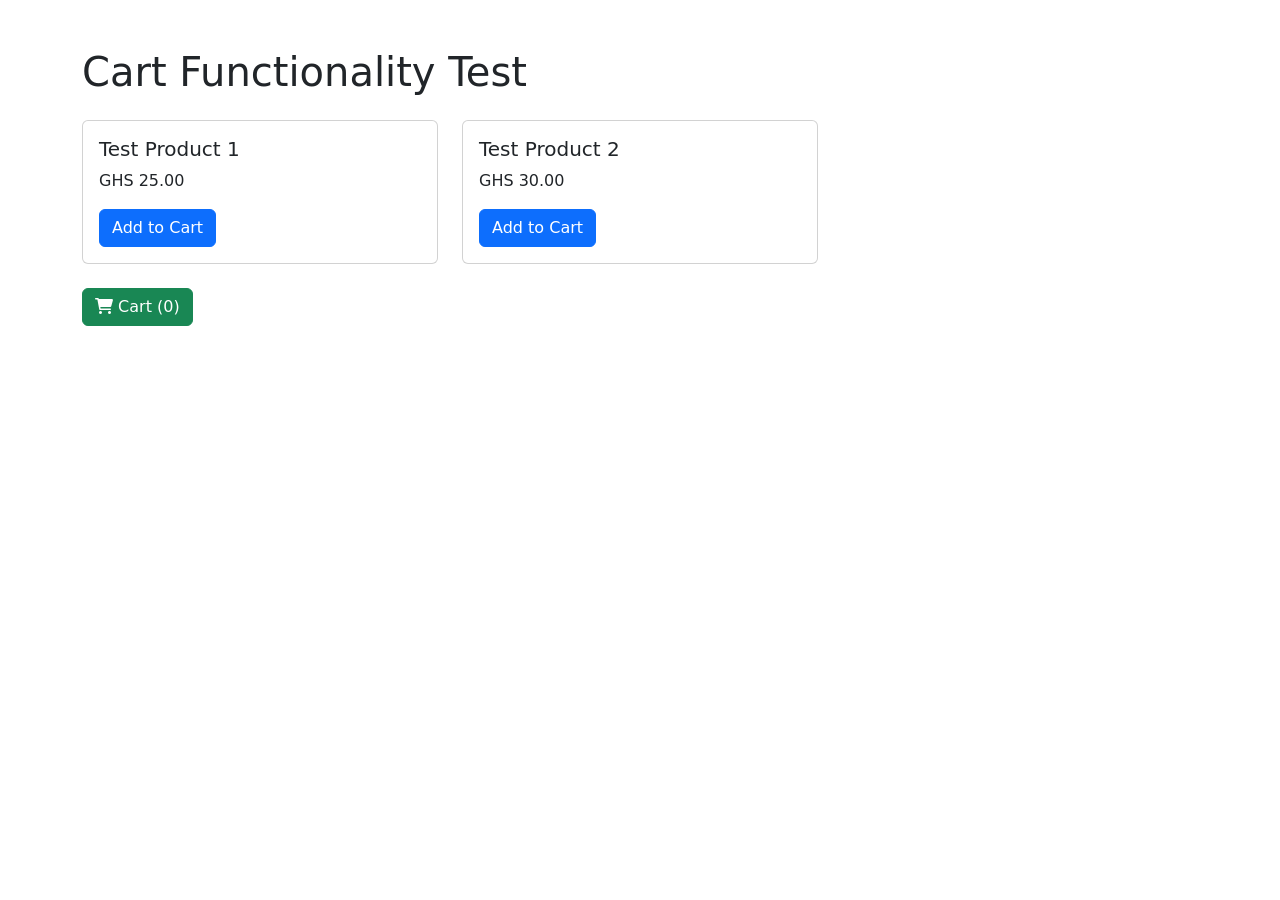
<file: test-cart.html>
<!DOCTYPE html>
<html lang="en">
<head>
    <meta charset="UTF-8">
    <meta name="viewport" content="width=device-width, initial-scale=1.0">
    <title>Cart Test - KNUST Enterprise Hub</title>
    <link href="https://cdn.jsdelivr.net/npm/bootstrap@5.3.0/dist/css/bootstrap.min.css" rel="stylesheet">
    <link rel="stylesheet" href="https://cdnjs.cloudflare.com/ajax/libs/font-awesome/6.0.0/css/all.min.css">
</head>
<body>
    <div class="container mt-5">
        <h1>Cart Functionality Test</h1>
        
        <!-- Test Products -->
        <div class="row mt-4">
            <div class="col-md-4">
                <div class="card">
                    <div class="card-body">
                        <h5 class="card-title">Test Product 1</h5>
                        <p class="card-text">GHS 25.00</p>
                        <button class="btn btn-primary add-to-cart" 
                                data-name="Test Product 1" 
                                data-price="25.00" 
                                data-image="https://via.placeholder.com/150"
                                data-business="Test Business">
                            Add to Cart
                        </button>
                    </div>
                </div>
            </div>
            <div class="col-md-4">
                <div class="card">
                    <div class="card-body">
                        <h5 class="card-title">Test Product 2</h5>
                        <p class="card-text">GHS 30.00</p>
                        <button class="btn btn-primary add-to-cart" 
                                data-name="Test Product 2" 
                                data-price="30.00" 
                                data-image="https://via.placeholder.com/150"
                                data-business="Test Business">
                            Add to Cart
                        </button>
                    </div>
                </div>
            </div>
        </div>

        <!-- Cart Button -->
        <div class="mt-4">
            <button class="btn btn-success" data-bs-toggle="modal" data-bs-target="#cartModal">
                <i class="fas fa-shopping-cart"></i> 
                Cart (<span class="cart-count">0</span>)
            </button>
        </div>

        <!-- Cart Modal -->
        <div class="modal fade" id="cartModal" tabindex="-1">
            <div class="modal-dialog modal-lg">
                <div class="modal-content">
                    <div class="modal-header">
                        <h5 class="modal-title">Your Shopping Cart</h5>
                        <button type="button" class="btn-close" data-bs-dismiss="modal"></button>
                    </div>
                    <div class="modal-body">
                        <div id="cartItems">
                            <div class="text-center py-4">
                                <i class="fas fa-shopping-cart fa-3x text-muted mb-3"></i>
                                <p>Your cart is empty</p>
                            </div>
                        </div>
                    </div>
                    <div class="modal-footer">
                        <button type="button" class="btn btn-secondary" data-bs-dismiss="modal">Continue Shopping</button>
                        <button type="button" class="btn btn-primary">Proceed to Checkout</button>
                    </div>
                </div>
            </div>
        </div>
    </div>

    <script src="https://cdn.jsdelivr.net/npm/bootstrap@5.3.0/dist/js/bootstrap.bundle.min.js"></script>
    
    <script>
        // Cart functionality
        const cart = {
            items: [],
            addItem: function(product) {
                // Check if item already exists in cart
                const existingItem = this.items.find(item => item.id === product.id);
                if (existingItem) {
                    existingItem.quantity += 1;
                } else {
                    this.items.push({ ...product, quantity: 1 });
                }
                this.updateCart();
                this.showNotification(`${product.name} added to cart`);
            },
            removeItem: function(productId) {
                this.items = this.items.filter(item => item.id !== productId);
                this.updateCart();
            },
            updateQuantity: function(productId, quantity) {
                const item = this.items.find(item => item.id === productId);
                if (item) {
                    if (quantity <= 0) {
                        this.removeItem(productId);
                    } else {
                        item.quantity = quantity;
                    }
                }
                this.updateCart();
            },
            updateCart: function() {
                document.querySelector('.cart-count').textContent = this.items.length;
                this.renderCartItems();
                localStorage.setItem('cart', JSON.stringify(this.items));
            },
            renderCartItems: function() {
                const cartItemsEl = document.querySelector('#cartItems');
                
                if (this.items.length === 0) {
                    cartItemsEl.innerHTML = `
                        <div class="text-center py-4">
                            <i class="fas fa-shopping-cart fa-3x text-muted mb-3"></i>
                            <p>Your cart is empty</p>
                        </div>
                    `;
                    return;
                }
                
                let html = '';
                let total = 0;
                
                this.items.forEach(item => {
                    const itemTotal = item.price * item.quantity;
                    total += itemTotal;
                    
                    html += `
                        <div class="cart-item border-bottom pb-3 mb-3">
                            <div class="row align-items-center">
                                <div class="col-md-2">
                                    <img src="${item.image}" alt="${item.name}" class="img-fluid rounded" style="width: 60px; height: 60px; object-fit: cover;">
                                </div>
                                <div class="col-md-4">
                                    <h6 class="mb-1">${item.name}</h6>
                                    <small class="text-muted">${item.business}</small>
                                </div>
                                <div class="col-md-2 text-center">
                                    <input type="number" value="${item.quantity}" min="1" class="form-control form-control-sm" 
                                           onchange="cart.updateQuantity(${item.id}, this.value)">
                                </div>
                                <div class="col-md-2 text-end">
                                    <span class="fw-bold">GHS ${itemTotal.toFixed(2)}</span>
                                </div>
                                <div class="col-md-2 text-end">
                                    <button class="btn btn-sm btn-link text-danger" onclick="cart.removeItem(${item.id})">
                                        <i class="fas fa-trash"></i>
                                    </button>
                                </div>
                            </div>
                        </div>
                    `;
                });
                
                html += `
                    <div class="text-end">
                        <h5>Total: GHS ${total.toFixed(2)}</h5>
                    </div>
                `;
                
                cartItemsEl.innerHTML = html;
            },
            showNotification: function(message) {
                const notification = document.createElement('div');
                notification.className = 'position-fixed bottom-0 end-0 m-3 alert alert-success alert-dismissible fade show';
                notification.style.zIndex = '1100';
                notification.innerHTML = `
                    <i class="fas fa-check-circle me-2"></i>
                    ${message}
                    <button type="button" class="btn-close" data-bs-dismiss="alert"></button>
                `;
                document.body.appendChild(notification);
                
                setTimeout(() => {
                    notification.classList.remove('show');
                    setTimeout(() => notification.remove(), 150);
                }, 3000);
            },
            loadFromStorage: function() {
                const savedCart = localStorage.getItem('cart');
                if (savedCart) {
                    this.items = JSON.parse(savedCart);
                    this.updateCart();
                }
            }
        };

        // Add to cart buttons
        document.addEventListener('click', function(e) {
            if (e.target.classList.contains('add-to-cart')) {
                const product = {
                    id: Date.now() + Math.random(), // Generate unique ID
                    name: e.target.dataset.name,
                    price: parseFloat(e.target.dataset.price),
                    image: e.target.dataset.image,
                    business: e.target.dataset.business
                };
                cart.addItem(product);
            }
        });

        // Load cart from localStorage on page load
        document.addEventListener('DOMContentLoaded', function() {
            cart.loadFromStorage();
        });
    </script>
</body>
</html>
</file>
<file: css/modern.css>
/* KNUST Enterprise Hub - Modern AliExpress-Style Design */

:root {
    /* KNUST Brand Colors - Green, Yellow, White */
    --primary-color: #1e7e34;
    --primary-dark: #155724;
    --secondary-color: #ffc107;
    --accent-color: #ffffff;
    --warning-color: #ffc107;
    --danger-color: #dc3545;
    
    /* Neutral Colors */
    --white: #ffffff;
    --gray-50: #fafafa;
    --gray-100: #f5f5f5;
    --gray-200: #eeeeee;
    --gray-300: #e0e0e0;
    --gray-400: #bdbdbd;
    --gray-500: #9e9e9e;
    --gray-600: #757575;
    --gray-700: #616161;
    --gray-800: #424242;
    --gray-900: #212121;
    
    /* Shadows */
    --shadow-sm: 0 1px 2px 0 rgba(0, 0, 0, 0.05);
    --shadow: 0 1px 3px 0 rgba(0, 0, 0, 0.1), 0 1px 2px 0 rgba(0, 0, 0, 0.06);
    --shadow-md: 0 4px 6px -1px rgba(0, 0, 0, 0.1), 0 2px 4px -1px rgba(0, 0, 0, 0.06);
    --shadow-lg: 0 10px 15px -3px rgba(0, 0, 0, 0.1), 0 4px 6px -2px rgba(0, 0, 0, 0.05);
    --shadow-xl: 0 20px 25px -5px rgba(0, 0, 0, 0.1), 0 10px 10px -5px rgba(0, 0, 0, 0.04);
    
    /* Border Radius */
    --rounded-sm: 4px;
    --rounded: 8px;
    --rounded-lg: 12px;
    --rounded-xl: 16px;
    --rounded-2xl: 24px;
    
    /* Spacing */
    --space-1: 0.25rem;
    --space-2: 0.5rem;
    --space-3: 0.75rem;
    --space-4: 1rem;
    --space-5: 1.25rem;
    --space-6: 1.5rem;
    --space-8: 2rem;
    --space-10: 2.5rem;
    --space-12: 3rem;
}

/* Global Styles */
* {
    box-sizing: border-box;
}

body {
    font-family: 'Inter', 'Segoe UI', Tahoma, Geneva, Verdana, sans-serif;
    line-height: 1.6;
    color: var(--gray-800);
    background-color: var(--gray-50);
    overflow-x: hidden;
}

/* Typography Improvements */
h1, h2, h3, h4, h5, h6 {
    font-weight: 600;
    line-height: 1.3;
    margin-bottom: 0.5em;
}

/* Modern Button Styles */
.btn {
    font-weight: 500;
    border-radius: var(--rounded-lg);
    transition: all 0.2s ease-in-out;
    border: none;
    position: relative;
    overflow: hidden;
}

.btn::before {
    content: '';
    position: absolute;
    top: 0;
    left: -100%;
    width: 100%;
    height: 100%;
    background: linear-gradient(90deg, transparent, rgba(255,255,255,0.2), transparent);
    transition: left 0.5s;
}

.btn:hover::before {
    left: 100%;
}

.btn-primary {
    background: linear-gradient(135deg, var(--primary-color), var(--primary-dark));
    color: white;
    box-shadow: var(--shadow);
}

.btn-primary:hover {
    transform: translateY(-1px);
    box-shadow: var(--shadow-lg);
    background: linear-gradient(135deg, var(--primary-dark), var(--primary-color));
}

.btn-outline-primary {
    border: 2px solid var(--primary-color);
    color: var(--primary-color);
    background: transparent;
}

.btn-outline-primary:hover {
    background: var(--primary-color);
    color: white;
    transform: translateY(-1px);
    box-shadow: var(--shadow-md);
}

/* Modern Navigation */
.navbar {
    background: white !important;
    box-shadow: var(--shadow-md);
    padding: var(--space-4) 0;
    border-bottom: 1px solid var(--gray-200);
    z-index: 1030;
}

.navbar-brand {
    font-weight: 700;
    font-size: 1.5rem;
    color: var(--primary-color) !important;
    display: flex;
    align-items: center;
    flex-wrap: wrap;
}

.navbar-brand img {
    height: 40px;
    margin-right: var(--space-2);
}

.navbar-nav .nav-link {
    font-weight: 500;
    color: var(--gray-700) !important;
    margin: 0 var(--space-2);
    padding: var(--space-2) var(--space-4) !important;
    border-radius: var(--rounded);
    transition: all 0.2s ease;
}

.navbar-nav .nav-link:hover {
    background-color: var(--gray-100);
    color: var(--primary-color) !important;
}

.navbar-nav .nav-link.active {
    background-color: var(--primary-color);
    color: white !important;
}

/* Fix dropdown menu z-index */
.dropdown-menu {
    z-index: 1040 !important;
    box-shadow: var(--shadow-lg);
    border: 1px solid var(--gray-200);
}

.navbar-nav .dropdown-menu {
    margin-top: 0.5rem;
}

/* Modern Navigation Items */
.nav-auth-item {
    display: flex;
    align-items: center;
    gap: var(--space-2);
    padding: var(--space-2) var(--space-4);
    border-radius: var(--rounded-lg);
    color: var(--gray-700) !important;
    text-decoration: none;
    transition: all 0.2s ease;
    font-weight: 500;
}

.nav-auth-item:hover {
    background-color: var(--gray-100);
    color: var(--primary-color) !important;
}

.nav-auth-item i {
    font-size: 1.2rem;
}

/* Cart Item */
.nav-cart-item {
    display: flex;
    align-items: center;
    gap: var(--space-2);
    padding: var(--space-2) var(--space-4);
    border-radius: var(--rounded-lg);
    color: var(--gray-700) !important;
    text-decoration: none;
    transition: all 0.2s ease;
    font-weight: 500;
    position: relative;
}

.nav-cart-item:hover {
    background-color: var(--gray-100);
    color: var(--primary-color) !important;
}

.cart-count {
    position: absolute;
    top: -4px;
    right: 8px;
    background: var(--danger-color);
    color: white;
    border-radius: 50%;
    min-width: 20px;
    height: 20px;
    display: flex;
    align-items: center;
    justify-content: center;
    font-size: 0.75rem;
    font-weight: 600;
    padding: 0 4px;
}

/* Hero Section */
.hero-section {
    background: linear-gradient(135deg, var(--primary-color), var(--primary-dark));
    color: white;
    padding: var(--space-12) 0;
    margin-bottom: var(--space-8);
    position: relative;
    overflow: hidden;
}

.hero-section::before {
    content: '';
    position: absolute;
    top: 0;
    left: 0;
    right: 0;
    bottom: 0;
    background: url('data:image/svg+xml,<svg width="60" height="60" viewBox="0 0 60 60" xmlns="http://www.w3.org/2000/svg"><g fill="none" fill-rule="evenodd"><g fill="%23ffffff" fill-opacity="0.1"><circle cx="36" cy="27" r="1"/><circle cx="13" cy="10" r="1"/><circle cx="44" cy="56" r="1"/><circle cx="6" cy="42" r="1"/><circle cx="27" cy="3" r="1"/><circle cx="52" cy="33" r="1"/><circle cx="21" cy="51" r="1"/><circle cx="35" cy="14" r="1"/></g></g></svg>');
}

.hero-section .container {
    position: relative;
    z-index: 1;
}

.hero-section h1 {
    font-size: 3.5rem;
    font-weight: 700;
    margin-bottom: var(--space-6);
    text-shadow: 0 2px 4px rgba(0,0,0,0.1);
}

.hero-section .lead {
    font-size: 1.25rem;
    opacity: 0.9;
    margin-bottom: var(--space-8);
}

/* Modern Search Box */
.search-box {
    background: white;
    border-radius: var(--rounded-xl);
    padding: var(--space-4);
    box-shadow: var(--shadow-xl);
    display: flex;
    align-items: center;
    max-width: 600px;
    margin: 0 auto var(--space-6);
    gap: var(--space-3);
}

.search-box input {
    border: none;
    outline: none;
    flex: 1;
    font-size: 1.1rem;
    padding: var(--space-2);
    min-width: 0;
}

.search-box .btn {
    margin-left: var(--space-3);
    border-radius: var(--rounded-lg);
    white-space: nowrap;
}

/* Modern Cards */
.card {
    border: none;
    border-radius: var(--rounded-xl);
    box-shadow: var(--shadow);
    transition: all 0.3s ease;
    overflow: hidden;
    background: white;
}

.card:hover {
    transform: translateY(-4px);
    box-shadow: var(--shadow-xl);
}

.business-card-img {
    height: 200px;
    object-fit: cover;
    transition: transform 0.3s ease;
}

.card:hover .business-card-img {
    transform: scale(1.05);
}

.card-body {
    padding: var(--space-6);
}

.card-title {
    font-weight: 600;
    color: var(--gray-900);
    margin-bottom: var(--space-3);
}

.card-text {
    color: var(--gray-600);
    line-height: 1.5;
}

/* Category Badges */
.category-badge {
    background: linear-gradient(135deg, var(--secondary-color), #e0a800);
    color: var(--gray-900);
    font-weight: 500;
    padding: var(--space-1) var(--space-3);
    border-radius: var(--rounded-xl);
    font-size: 0.875rem;
}

/* Rating Stars */
.rating-star {
    color: var(--warning-color);
    font-size: 0.9rem;
}

.rating-star i {
    margin-right: 1px;
}

/* Modern Modals */
.modal-content {
    border: none;
    border-radius: var(--rounded-xl);
    box-shadow: var(--shadow-xl);
}

.modal-header {
    border-bottom: 1px solid var(--gray-200);
    border-radius: var(--rounded-xl) var(--rounded-xl) 0 0;
    padding: var(--space-6);
}

.modal-body {
    padding: var(--space-6);
}

.modal-footer {
    border-top: 1px solid var(--gray-200);
    padding: var(--space-6);
}

/* Form Improvements */
.form-control {
    border: 2px solid var(--gray-200);
    border-radius: var(--rounded-lg);
    padding: var(--space-3) var(--space-4);
    transition: all 0.2s ease;
    font-size: 1rem;
}

.form-control:focus {
    border-color: var(--primary-color);
    box-shadow: 0 0 0 3px rgba(30, 126, 52, 0.1);
}

.form-select {
    border: 2px solid var(--gray-200);
    border-radius: var(--rounded-lg);
    padding: var(--space-3) var(--space-4);
}

.input-group-text {
    background-color: var(--gray-100);
    border: 2px solid var(--gray-200);
    color: var(--gray-600);
}

/* Loading States */
.skeleton-card {
    background: white;
    border-radius: var(--rounded-xl);
    overflow: hidden;
    box-shadow: var(--shadow);
}

.skeleton-img,
.skeleton-text {
    background: linear-gradient(90deg, var(--gray-200) 25%, var(--gray-100) 50%, var(--gray-200) 75%);
    background-size: 200% 100%;
    animation: skeleton-shimmer 1.5s infinite;
}

@keyframes skeleton-shimmer {
    0% { background-position: -200% 0; }
    100% { background-position: 200% 0; }
}

/* Alerts */
.alert {
    border: none;
    border-radius: var(--rounded-lg);
    padding: var(--space-4) var(--space-5);
    box-shadow: var(--shadow);
}

.alert-success {
    background: linear-gradient(135deg, var(--accent-color), #28a745);
    color: white;
}

.alert-danger {
    background: linear-gradient(135deg, var(--danger-color), #dc3545);
    color: white;
}

.alert-warning {
    background: linear-gradient(135deg, var(--warning-color), #ffc107);
    color: var(--gray-900);
}

.alert-info {
    background: linear-gradient(135deg, var(--secondary-color), #17a2b8);
    color: white;
}

/* Footer */
.footer {
    background: var(--gray-900);
    color: var(--gray-300);
    padding: var(--space-12) 0 var(--space-8);
    margin-top: var(--space-12);
}

.footer h5 {
    color: white;
    font-weight: 600;
    margin-bottom: var(--space-4);
}

.footer a {
    color: var(--gray-400);
    text-decoration: none;
    transition: color 0.2s ease;
}

.footer a:hover {
    color: var(--primary-color);
}

/* Enhanced Responsive Design */
@media (max-width: 1200px) {
    .hero-section h1 {
        font-size: 3rem;
    }
    
    .search-box {
        max-width: 500px;
    }
}

@media (max-width: 992px) {
    .hero-section h1 {
        font-size: 2.5rem;
    }
    
    .hero-section .lead {
        font-size: 1.1rem;
    }
    
    .navbar-brand {
        font-size: 1.3rem;
    }
    
    .navbar-brand img {
        height: 35px;
    }
    
    .search-box {
        flex-direction: column;
        gap: var(--space-3);
        padding: var(--space-5);
    }
    
    .search-box input,
    .search-box select,
    .search-box .btn {
        width: 100%;
        margin-left: 0;
    }
    
    .card-body {
        padding: var(--space-4);
    }
}

@media (max-width: 768px) {
    .hero-section {
        padding: var(--space-8) 0;
    }
    
    .hero-section h1 {
        font-size: 2rem;
        margin-bottom: var(--space-4);
    }
    
    .hero-section .lead {
        font-size: 1rem;
        margin-bottom: var(--space-6);
    }
    
    .navbar {
        padding: var(--space-3) 0;
    }
    
    .navbar-brand {
        font-size: 1.1rem;
        flex-direction: column;
        align-items: flex-start;
    }
    
    .navbar-brand img {
        height: 30px;
        margin-bottom: var(--space-1);
    }
    
    .headertext {
        font-size: 0.9rem;
        padding-left: 0;
    }
    
    .nav-auth-item,
    .nav-cart-item {
        padding: var(--space-2) var(--space-3);
        font-size: 0.9rem;
    }
    
    .nav-auth-item span,
    .nav-cart-item span {
        display: none;
    }
    
    .search-box {
        margin: 0 var(--space-3) var(--space-4);
        border-radius: var(--rounded-lg);
    }
    
    .card-body {
        padding: var(--space-3);
    }
    
    .card-title {
        font-size: 1.1rem;
    }
    
    .business-card-img {
        height: 150px;
    }
    
    .category-card .card-body {
        padding: var(--space-2);
    }
    
    .category-card h6 {
        font-size: 0.9rem;
    }
    
    .category-card .fa-2x {
        font-size: 1.5rem !important;
    }
}

@media (max-width: 576px) {
    .hero-section h1 {
        font-size: 1.8rem;
    }
    
    .hero-section .lead {
        font-size: 0.95rem;
    }
    
    .navbar-brand {
        font-size: 1rem;
    }
    
    .navbar-brand img {
        height: 25px;
    }
    
    .search-box {
        padding: var(--space-3);
        margin: 0 var(--space-2) var(--space-3);
    }
    
    .search-box input {
        font-size: 1rem;
    }
    
    .card-body {
        padding: var(--space-2);
    }
    
    .card-title {
        font-size: 1rem;
    }
    
    .business-card-img {
        height: 120px;
    }
    
    .btn {
        font-size: 0.9rem;
        padding: 0.4rem 0.8rem;
    }
    
    .btn-sm {
        font-size: 0.8rem;
        padding: 0.3rem 0.6rem;
    }
    
    .category-card {
        margin-bottom: var(--space-2);
    }
    
    .category-card .fa-2x {
        font-size: 1.3rem !important;
    }
    
    .category-card h6 {
        font-size: 0.8rem;
    }
    
    .modal-dialog {
        margin: var(--space-2);
    }
    
    .modal-body {
        padding: var(--space-3);
    }
    
    .fab {
        width: 50px;
        height: 50px;
        font-size: 1.2rem;
        bottom: 1rem;
        right: 1rem;
    }
}

@media (max-width: 375px) {
    .hero-section h1 {
        font-size: 1.5rem;
    }
    
    .hero-section .lead {
        font-size: 0.9rem;
    }
    
    .navbar-brand {
        font-size: 0.9rem;
    }
    
    .search-box {
        padding: var(--space-2);
    }
    
    .search-box input {
        font-size: 0.9rem;
    }
    
    .card-title {
        font-size: 0.9rem;
    }
    
    .business-card-img {
        height: 100px;
    }
}

/* Micro Animations */
.fade-in {
    animation: fadeIn 0.6s ease-out;
}

@keyframes fadeIn {
    from {
        opacity: 0;
        transform: translateY(20px);
    }
    to {
        opacity: 1;
        transform: translateY(0);
    }
}

.slide-in-left {
    animation: slideInLeft 0.5s ease-out;
}

@keyframes slideInLeft {
    from {
        opacity: 0;
        transform: translateX(-30px);
    }
    to {
        opacity: 1;
        transform: translateX(0);
    }
}

.slide-in-right {
    animation: slideInRight 0.5s ease-out;
}

@keyframes slideInRight {
    from {
        opacity: 0;
        transform: translateX(30px);
    }
    to {
        opacity: 1;
        transform: translateX(0);
    }
}

/* Hover Effects */
.hover-lift {
    transition: transform 0.2s ease;
}

.hover-lift:hover {
    transform: translateY(-2px);
}

.hover-glow {
    transition: box-shadow 0.2s ease;
}

.hover-glow:hover {
    box-shadow: 0 0 20px rgba(30, 126, 52, 0.3);
}

/* Custom Scrollbar */
::-webkit-scrollbar {
    width: 8px;
}

::-webkit-scrollbar-track {
    background: var(--gray-100);
}

::-webkit-scrollbar-thumb {
    background: var(--gray-400);
    border-radius: 4px;
}

::-webkit-scrollbar-thumb:hover {
    background: var(--gray-500);
}

/* Focus States */
.btn:focus,
.form-control:focus,
.form-select:focus {
    outline: none;
    box-shadow: 0 0 0 3px rgba(30, 126, 52, 0.1);
}

/* Loading Button States */
.btn.loading {
    position: relative;
    color: transparent;
}

.btn.loading::after {
    content: '';
    position: absolute;
    width: 16px;
    height: 16px;
    top: 50%;
    left: 50%;
    margin-left: -8px;
    margin-top: -8px;
    border: 2px solid transparent;
    border-top-color: currentColor;
    border-radius: 50%;
    animation: spin 1s linear infinite;
}

@keyframes spin {
    0% { transform: rotate(0deg); }
    100% { transform: rotate(360deg); }
}

/* Category Cards */
.category-card {
    cursor: pointer;
    border: 2px solid transparent;
    transition: all 0.3s ease;
}

.category-card:hover {
    border-color: var(--primary-color);
    background: linear-gradient(135deg, var(--gray-50), white);
}

.category-card .fa-2x {
    transition: transform 0.3s ease;
}

.category-card:hover .fa-2x {
    transform: scale(1.1);
}

/* Enhanced Business Cards */
.business-card {
    position: relative;
    overflow: hidden;
}

.business-card::before {
    content: '';
    position: absolute;
    top: 0;
    left: 0;
    right: 0;
    bottom: 0;
    background: linear-gradient(45deg, transparent 30%, rgba(255,255,255,0.1) 50%, transparent 70%);
    transform: translateX(-100%);
    transition: transform 0.6s;
}

.business-card:hover::before {
    transform: translateX(100%);
}

/* Price Display */
.price-badge {
    background: linear-gradient(135deg, var(--primary-color), var(--primary-dark));
    color: white;
    padding: var(--space-1) var(--space-3);
    border-radius: var(--rounded-xl);
    font-weight: 600;
    font-size: 0.9rem;
}

/* Status Badges */
.status-badge {
    padding: var(--space-1) var(--space-2);
    border-radius: var(--rounded);
    font-size: 0.75rem;
    font-weight: 500;
    text-transform: uppercase;
    letter-spacing: 0.5px;
}

.status-available {
    background: rgba(30, 126, 52, 0.1);
    color: var(--primary-color);
    border: 1px solid rgba(30, 126, 52, 0.2);
}

.status-unavailable {
    background: rgba(220, 53, 69, 0.1);
    color: var(--danger-color);
    border: 1px solid rgba(220, 53, 69, 0.2);
}

/* Floating Action Button */
.fab {
    position: fixed;
    bottom: 2rem;
    right: 2rem;
    width: 60px;
    height: 60px;
    border-radius: 50%;
    background: linear-gradient(135deg, var(--primary-color), var(--primary-dark));
    color: white;
    border: none;
    box-shadow: var(--shadow-xl);
    display: flex;
    align-items: center;
    justify-content: center;
    font-size: 1.5rem;
    transition: all 0.3s ease;
    z-index: 1000;
}

.fab:hover {
    transform: scale(1.1);
    box-shadow: 0 8px 25px rgba(30, 126, 52, 0.3);
}

/* KNUST Footer Styling */
.footer-knust {
    background: linear-gradient(135deg, var(--primary-color), var(--primary-dark));
    color: white;
    position: relative;
    overflow: hidden;
}

.footer-knust::before {
    content: '';
    position: absolute;
    top: 0;
    left: 0;
    right: 0;
    height: 4px;
    background: linear-gradient(90deg, var(--secondary-color), #e0a800, var(--secondary-color));
    animation: shimmer 3s ease-in-out infinite;
}

.footer-knust h5 {
    color: var(--secondary-color);
    font-weight: 600;
    margin-bottom: var(--space-3);
}

.footer-knust a {
    color: rgba(255, 255, 255, 0.8);
    text-decoration: none;
    transition: all 0.2s ease;
}

.footer-knust a:hover {
    color: var(--secondary-color);
    transform: translateX(4px);
}

.footer-knust .social-links a {
    display: inline-flex;
    align-items: center;
    justify-content: center;
    width: 40px;
    height: 40px;
    background: rgba(255, 193, 7, 0.1);
    border: 1px solid rgba(255, 193, 7, 0.2);
    border-radius: 50%;
    color: var(--secondary-color);
    margin-right: var(--space-2);
    transition: all 0.3s ease;
}

.footer-knust .social-links a:hover {
    background: var(--secondary-color);
    color: var(--primary-color);
    transform: translateY(-2px);
    box-shadow: 0 4px 12px rgba(255, 193, 7, 0.3);
}

@keyframes shimmer {
    0%, 100% { opacity: 1; }
    50% { opacity: 0.7; }
}
</file>
<file: styles.css>
/* ===== Global Styles ===== */
:root {
    --primary-color: #8c0000; /* KNUST maroon */
    --secondary-color: #0d3400; /* KNUST green */
    --accent-color: #e0be00; /* Gold accent */
    --light-color: #feffd8; /* Light cream */
    --dark-color: #212529;
    --gray-color: #6c757d;
    --light-gray: #e9ecef;
}

/* Base Styles */
body {
    font-family: 'Poppins', sans-serif;
    background-color: var(--light-color);
    color: var(--dark-color);
    line-height: 1.6;
}

/* Typography */
h1, h2, h3, h4, h5, h6 {
    font-weight: 600;
}

h1, h3, h4, h5, h6 {
    color: #e0be00;
}

h2 {
    color: var(--primary-color);
}

img, svg {
    vertical-align: middle;
}
*, ::after, ::before {
    box-sizing: border-box;
}

img {
    overflow-clip-margin:  content-box;
    overflow: clip;
    width: 6%;
    height: auto;
}

/* Navigation */
.navbar {
    background-color: var(--secondary-color);
    box-shadow: 0 2px 10px rgba(0, 0, 0, 0.1);
    padding: 1rem 0;
}

.navbar-brand {
    font-weight: 700;
    color: var(--accent-color) !important;
    font-size: 1.5rem;
    display: flex;
    align-items: center;
    flex-wrap: wrap;
}

.headertext {
    padding-left: 2%;
}

.navbar-logo {
    height: 40px;
   
}

.nav-link {
    color: white !important;
    font-weight: 500;
    padding: 1rem 2rem;
    transition: all 0.3s ease;
}

.nav-link:hover, 
.nav-link.active {
    color: var(--accent-color) !important;
}

/* Buttons */
.btn {
    font-weight: 500;
    padding: 0.5rem 1.25rem;
    border-radius: 8px;
    transition: all 0.3s ease;
}

.btn-primary {
    background-color: var(--primary-color);
    border-color: var(--primary-color);
}

.btn-primary:hover {
    background-color: #670000;
    border-color: #670000;
    transform: translateY(-2px);
    box-shadow: 0 4px 8px rgba(140, 0, 0, 0.3);
}

.btn-outline-primary {
    color: var(--primary-color);
    border-color: var(--primary-color);
}

.btn-outline-primary:hover {
    background-color: var(--primary-color);
    color: white;
}

/* Cards */
.card {
    border: none;
    border-radius: 12px;
    overflow: hidden;
    box-shadow: 0 4px 15px rgba(0, 0, 0, 0.08);
    transition: all 0.3s ease;
    margin-bottom: 1.5rem;
}

.card:hover {
    transform: translateY(-5px);
    box-shadow: 0 10px 25px rgba(0, 0, 0, 0.12);
}

.card-img-top {
    height: 200px;
    object-fit: cover;
    width: 100%;
}

.category-badge {
    background-color: var(--primary-color);
    color: white;
    padding: 0.35em 0.65em;
    border-radius: 50rem;
}

/* Hero Section */
.hero-section {
    background: linear-gradient(rgba(13, 52, 0, 0.8), rgba(99, 79, 0, 0.8)), 
                url('../img/round.JPG');
    background-size: cover;
    background-position: center;
    color: white;
    padding: 5rem 0;
    border-radius: 10px;
    margin-bottom: 3rem;
}

/* Enhanced Responsive Adjustments */
@media (max-width: 1200px) {
    .hero-section {
        padding: 4rem 0;
    }
    
    .hero-section h1 {
        font-size: 2.8rem;
    }
}

@media (max-width: 992px) {
    .hero-section {
        padding: 3.5rem 0;
    }
    
    .hero-section h1 {
        font-size: 2.4rem;
    }
    
    .navbar-brand {
        font-size: 1.3rem;
    }
    
    .navbar-brand img {
        height: 35px;
    }
}

@media (max-width: 768px) {
    .hero-section {
        padding: 3rem 0;
        border-radius: 8px;
        margin-bottom: 2rem;
    }
    
    .hero-section h1 {
        font-size: 2rem;
    }
    
    .card-img-top {
        height: 150px;
    }
    
    .navbar-brand {
        font-size: 1.2rem;
        flex-direction: column;
        align-items: flex-start;
    }
    
    .navbar-brand img {
        height: 30px;
        margin-bottom: 0.5rem;
    }
    
    .headertext {
        padding-left: 0;
        font-size: 0.9rem;
    }
    
    .nav-link {
        padding: 0.75rem 1rem;
        font-size: 0.9rem;
    }
    
    .btn {
        padding: 0.4rem 1rem;
        font-size: 0.9rem;
    }
    
    .card {
        margin-bottom: 1rem;
    }
    
    .card-body {
        padding: 1rem;
    }
}

@media (max-width: 576px) {
    .hero-section {
        padding: 2.5rem 0;
        border-radius: 6px;
        margin-bottom: 1.5rem;
    }
    
    .hero-section h1 {
        font-size: 1.8rem;
    }
    
    .hero-section .lead {
        font-size: 1rem;
    }
    
    .navbar {
        padding: 0.75rem 0;
    }
    
    .navbar-brand {
        font-size: 1rem;
    }
    
    .navbar-brand img {
        height: 25px;
    }
    
    .headertext {
        font-size: 0.8rem;
    }
    
    .nav-link {
        padding: 0.5rem 0.75rem;
        font-size: 0.85rem;
    }
    
    .btn {
        padding: 0.35rem 0.8rem;
        font-size: 0.85rem;
    }
    
    .card-img-top {
        height: 120px;
    }
    
    .card-body {
        padding: 0.75rem;
    }
    
    .card-title {
        font-size: 1rem;
    }
    
    .category-badge {
        font-size: 0.75rem;
        padding: 0.25em 0.5em;
    }
}

@media (max-width: 375px) {
    .hero-section {
        padding: 2rem 0;
    }
    
    .hero-section h1 {
        font-size: 1.6rem;
    }
    
    .hero-section .lead {
        font-size: 0.9rem;
    }
    
    .navbar-brand {
        font-size: 0.9rem;
    }
    
    .navbar-brand img {
        height: 20px;
    }
    
    .headertext {
        font-size: 0.75rem;
    }
    
    .nav-link {
        padding: 0.4rem 0.6rem;
        font-size: 0.8rem;
    }
    
    .btn {
        padding: 0.3rem 0.7rem;
        font-size: 0.8rem;
    }
    
    .card-img-top {
        height: 100px;
    }
    
    .card-body {
        padding: 0.6rem;
    }
    
    .card-title {
        font-size: 0.9rem;
    }
}

/* Footer */
footer {
    background-color: var(--secondary-color);
    color: white;
    padding: 3rem 0;
    margin-top: 3rem;
}

footer a {
    color: white;
    text-decoration: none;
    transition: color 0.3s ease;
}

footer a:hover {
    color: var(--accent-color);
}

/* Additional utility classes */
.rounded-lg {
    border-radius: 12px;
}

.shadow-sm {
    box-shadow: 0 2px 8px rgba(0, 0, 0, 0.08);
}

.sticky-top {
    position: sticky;
    top: 0;
    z-index: 1020;
}

.bg-dark {
    --bs-bg-opacity: 1;
    background-color: #0d3400 !important;
}

/* Responsive utilities */
@media (max-width: 768px) {
    .d-md-none {
        display: none !important;
    }
    
    .d-md-block {
        display: block !important;
    }
    
    .text-md-center {
        text-align: center !important;
    }
    
    .mb-md-3 {
        margin-bottom: 1rem !important;
    }
    
    .mt-md-3 {
        margin-top: 1rem !important;
    }
}

@media (max-width: 576px) {
    .d-sm-none {
        display: none !important;
    }
    
    .d-sm-block {
        display: block !important;
    }
    
    .text-sm-center {
        text-align: center !important;
    }
    
    .mb-sm-2 {
        margin-bottom: 0.5rem !important;
    }
    
    .mt-sm-2 {
        margin-top: 0.5rem !important;
    }
}
</file>
